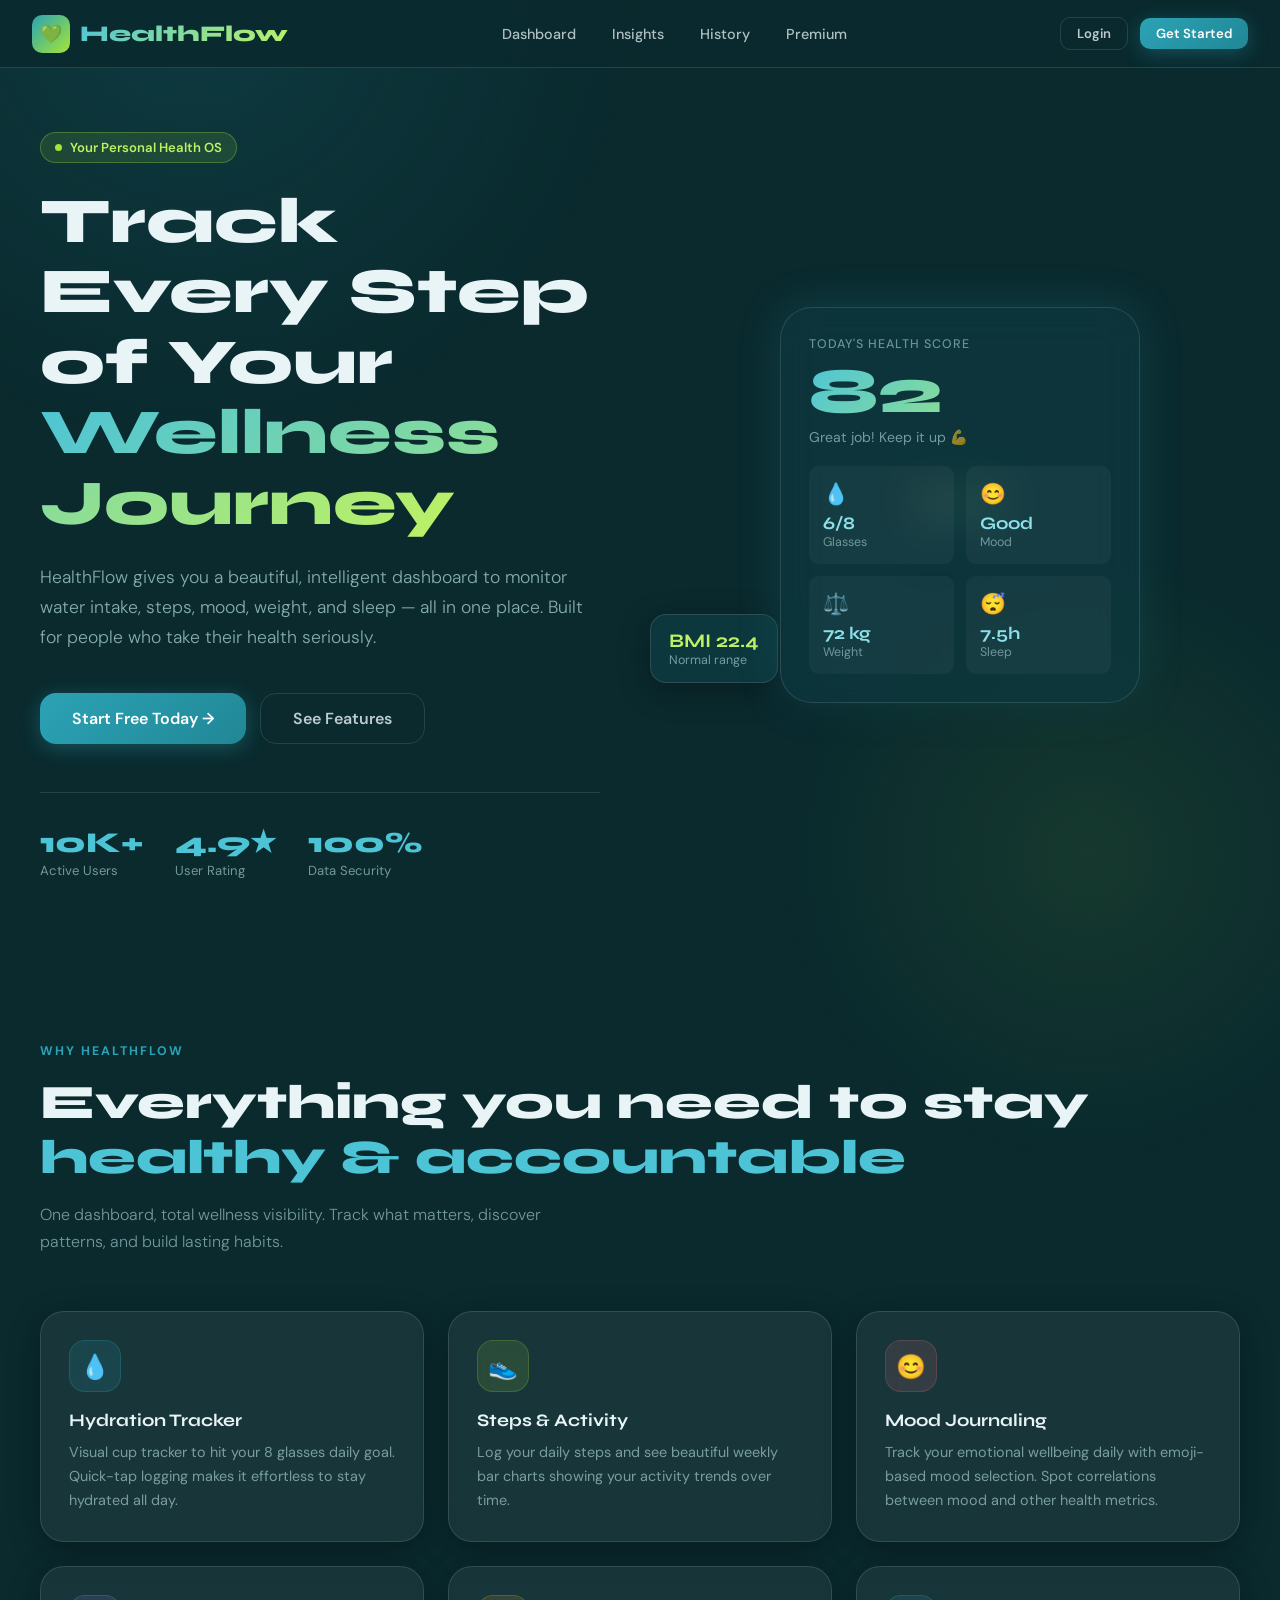
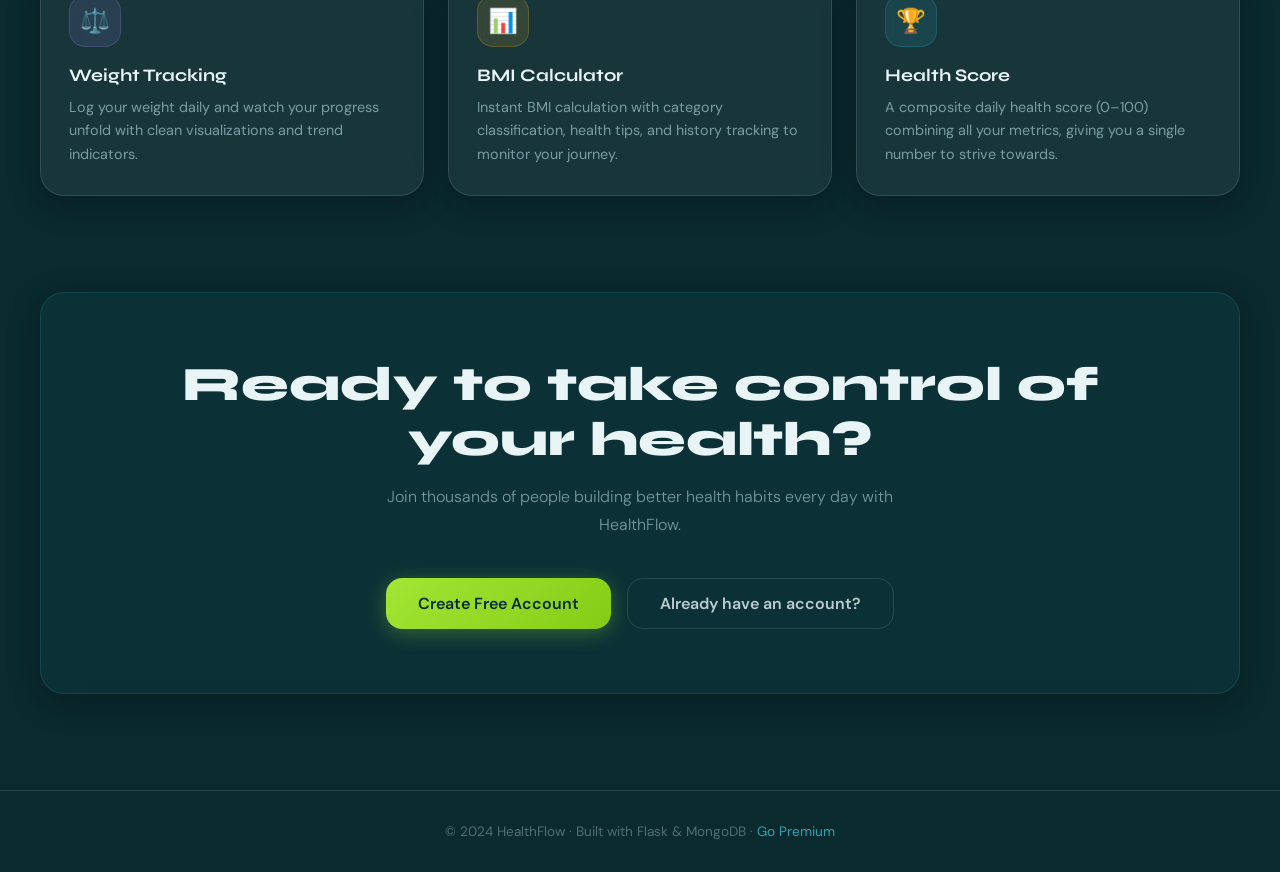
<file: frontend/index.html>
<!DOCTYPE html>
<html lang="en">

<head>
  <meta charset="UTF-8">
  <meta name="viewport" content="width=device-width, initial-scale=1.0">
  <title>HealthFlow — Track Your Wellness Journey</title>
  <link rel="stylesheet" href="css/style.css">
</head>

<body>

  <!-- NAVBAR -->
  <nav class="navbar">
    <a href="/index.html" class="nav-logo">
      <div class="nav-logo-icon">💚</div>
      <span class="nav-logo-text">HealthFlow</span>
    </a>
    <ul class="nav-links">
      <li><a href="/pages/dashboard.html">Dashboard</a></li>
      <li><a href="/pages/insights.html">Insights</a></li>
      <li><a href="/pages/history.html">History</a></li>
      <li><a href="/pages/premium.html">Premium</a></li>
    </ul>
    <div class="nav-actions"></div>
    <div class="hamburger">
      <span></span><span></span><span></span>
    </div>
  </nav>

  <!-- HERO -->
  <section class="hero">
    <div class="hero-content">
      <div class="hero-text animate-in">
        <div class="hero-badge">
          <span class="dot"></span>
          Your Personal Health OS
        </div>
        <h1 class="hero-title">
          Track Every Step of Your <span class="highlight">Wellness Journey</span>
        </h1>
        <p class="hero-sub">
          HealthFlow gives you a beautiful, intelligent dashboard to monitor water intake, steps, mood, weight, and
          sleep — all in one place. Built for people who take their health seriously.
        </p>
        <div class="hero-cta">
          <a href="/pages/register.html" class="btn btn-primary btn-lg">
            Start Free Today →
          </a>
          <a href="#features" class="btn btn-ghost btn-lg">See Features</a>
        </div>
        <div class="hero-stats">
          <div>
            <div class="hero-stat-num">10K+</div>
            <div class="hero-stat-label">Active Users</div>
          </div>
          <div>
            <div class="hero-stat-num">4.9★</div>
            <div class="hero-stat-label">User Rating</div>
          </div>
          <div>
            <div class="hero-stat-num">100%</div>
            <div class="hero-stat-label">Data Security</div>
          </div>
        </div>
      </div>

      <!-- Hero Visual -->
      <div class="hero-visual">
        <div class="float-card">
          <div class="float-card-val">🔥 8,432</div>
          <div class="float-card-label">Steps today</div>
        </div>
        <div class="hero-card-main glass animate-in delay-2">
          <div class="hero-card-label">Today's Health Score</div>
          <div class="hero-score">82</div>
          <div class="hero-score-sub">Great job! Keep it up 💪</div>
          <div class="hero-metrics">
            <div class="hero-metric">
              <div class="hero-metric-icon">💧</div>
              <div class="hero-metric-val">6/8</div>
              <div class="hero-metric-name">Glasses</div>
            </div>
            <div class="hero-metric">
              <div class="hero-metric-icon">😊</div>
              <div class="hero-metric-val">Good</div>
              <div class="hero-metric-name">Mood</div>
            </div>
            <div class="hero-metric">
              <div class="hero-metric-icon">⚖️</div>
              <div class="hero-metric-val">72 kg</div>
              <div class="hero-metric-name">Weight</div>
            </div>
            <div class="hero-metric">
              <div class="hero-metric-icon">😴</div>
              <div class="hero-metric-val">7.5h</div>
              <div class="hero-metric-name">Sleep</div>
            </div>
          </div>
        </div>
        <div class="float-card" style="bottom:20px;left:-30px;animation-delay:2s">
          <div class="float-card-val" style="color:var(--lime-300)">BMI 22.4</div>
          <div class="float-card-label">Normal range</div>
        </div>
      </div>
    </div>
  </section>

  <!-- FEATURES -->
  <section class="section" id="features">
    <div class="container">
      <span class="section-tag">Why HealthFlow</span>
      <h2 class="section-title">Everything you need to stay <br><span style="color:var(--teal-300)">healthy &
          accountable</span></h2>
      <p class="section-sub">One dashboard, total wellness visibility. Track what matters, discover patterns, and build
        lasting habits.</p>
      <div class="features-grid">
        <div class="feature-card glass animate-in delay-1">
          <div class="feature-icon teal">💧</div>
          <div class="feature-title">Hydration Tracker</div>
          <div class="feature-desc">Visual cup tracker to hit your 8 glasses daily goal. Quick-tap logging makes it
            effortless to stay hydrated all day.</div>
        </div>
        <div class="feature-card glass animate-in delay-2">
          <div class="feature-icon lime">👟</div>
          <div class="feature-title">Steps & Activity</div>
          <div class="feature-desc">Log your daily steps and see beautiful weekly bar charts showing your activity
            trends over time.</div>
        </div>
        <div class="feature-card glass animate-in delay-3">
          <div class="feature-icon coral">😊</div>
          <div class="feature-title">Mood Journaling</div>
          <div class="feature-desc">Track your emotional wellbeing daily with emoji-based mood selection. Spot
            correlations between mood and other health metrics.</div>
        </div>
        <div class="feature-card glass animate-in delay-1">
          <div class="feature-icon purple">⚖️</div>
          <div class="feature-title">Weight Tracking</div>
          <div class="feature-desc">Log your weight daily and watch your progress unfold with clean visualizations and
            trend indicators.</div>
        </div>
        <div class="feature-card glass animate-in delay-2">
          <div class="feature-icon amber">📊</div>
          <div class="feature-title">BMI Calculator</div>
          <div class="feature-desc">Instant BMI calculation with category classification, health tips, and history
            tracking to monitor your journey.</div>
        </div>
        <div class="feature-card glass animate-in delay-3">
          <div class="feature-icon teal">🏆</div>
          <div class="feature-title">Health Score</div>
          <div class="feature-desc">A composite daily health score (0–100) combining all your metrics, giving you a
            single number to strive towards.</div>
        </div>
      </div>
    </div>
  </section>

  <!-- CTA SECTION -->
  <section class="section" style="padding-top:0">
    <div class="container">
      <div class="glass"
        style="padding:4rem;text-align:center;background:rgba(43,163,181,0.06);border-color:rgba(43,163,181,0.2)">
        <h2 class="section-title" style="margin-bottom:1rem">Ready to take control of your health?</h2>
        <p class="section-sub" style="margin:0 auto 2.5rem;text-align:center">Join thousands of people building better
          health habits every day with HealthFlow.</p>
        <div style="display:flex;gap:16px;justify-content:center;flex-wrap:wrap">
          <a href="/pages/register.html" class="btn btn-lime btn-lg">Create Free Account</a>
          <a href="/pages/login.html" class="btn btn-ghost btn-lg">Already have an account?</a>
        </div>
      </div>
    </div>
  </section>

  <!-- FOOTER -->
  <footer
    style="border-top:1px solid var(--glass-border);padding:2rem;text-align:center;color:rgba(200,242,247,0.35);font-size:0.85rem;position:relative;z-index:1">
    © 2024 HealthFlow · Built with Flask & MongoDB ·
    <a href="/pages/premium.html" style="color:var(--teal-400);text-decoration:none">Go Premium</a>
  </footer>

  <script src="js/app.js"></script>
</body>

</html>
</file>
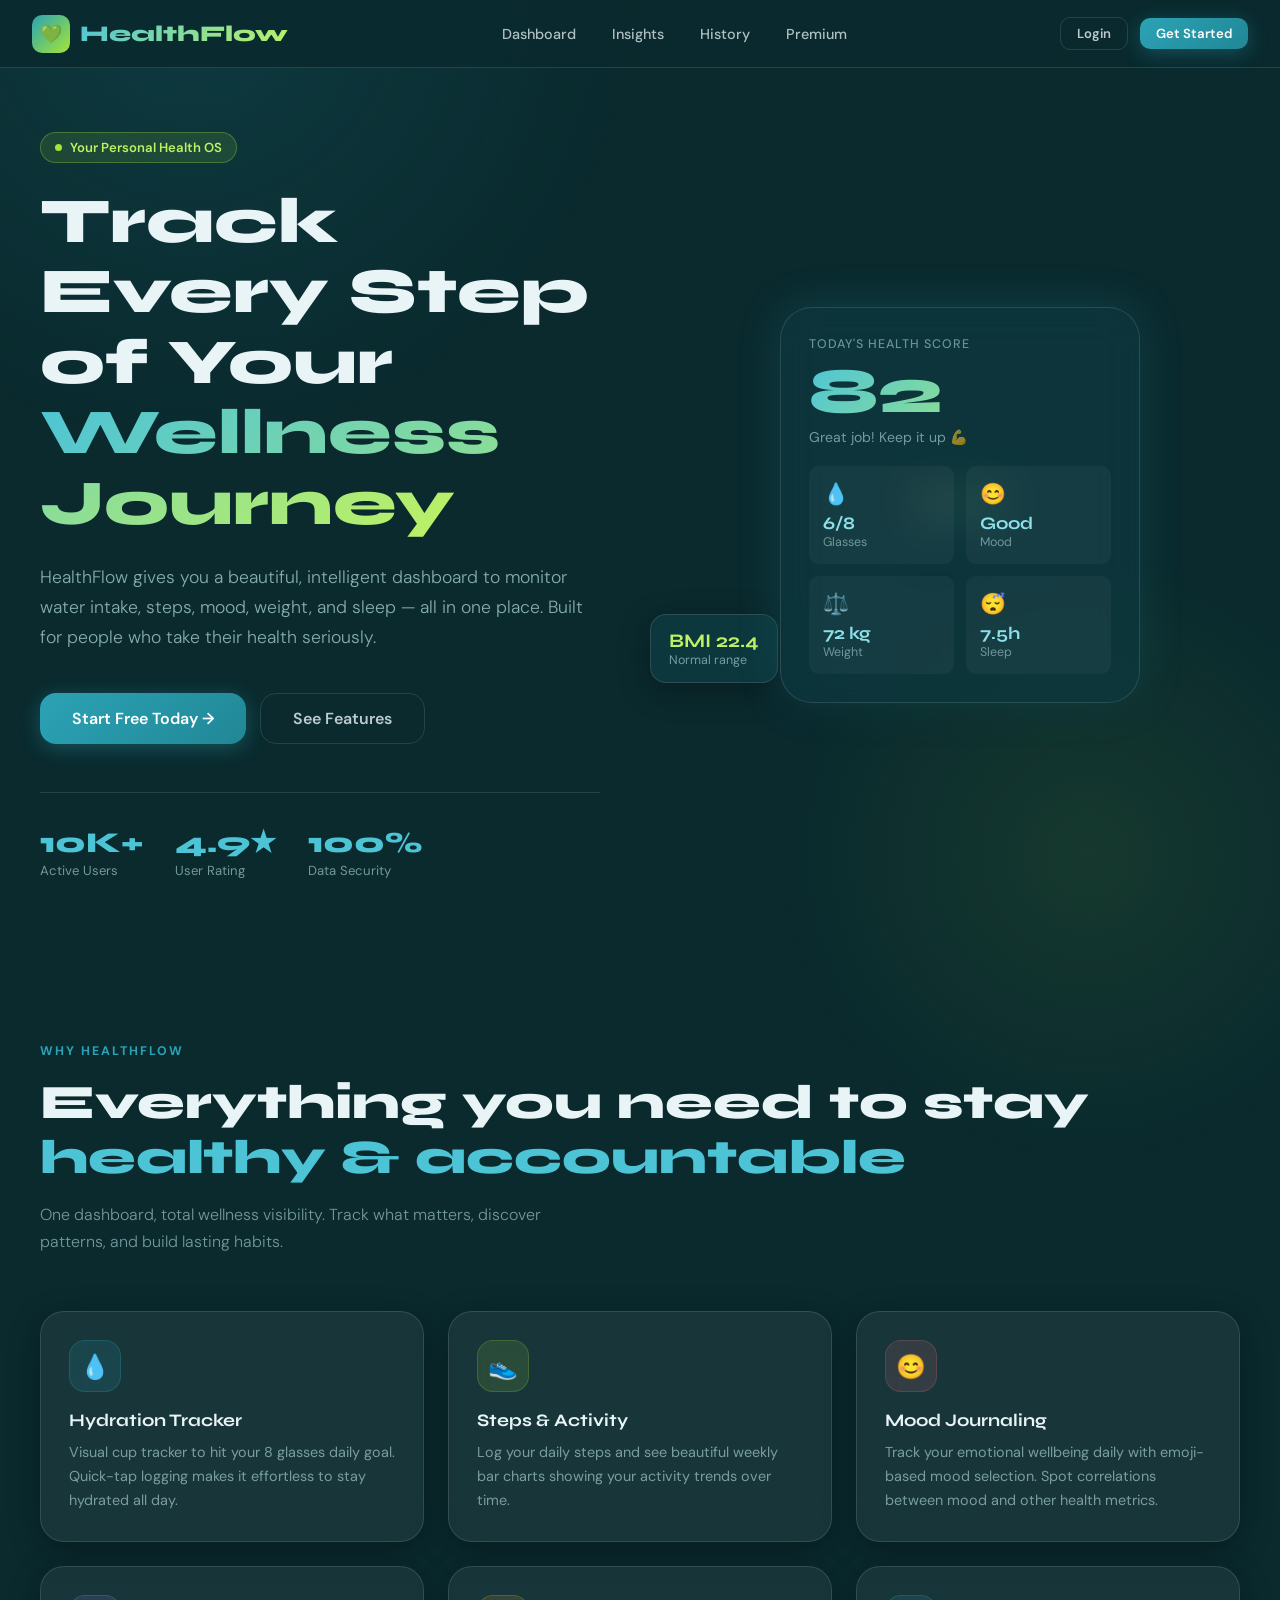
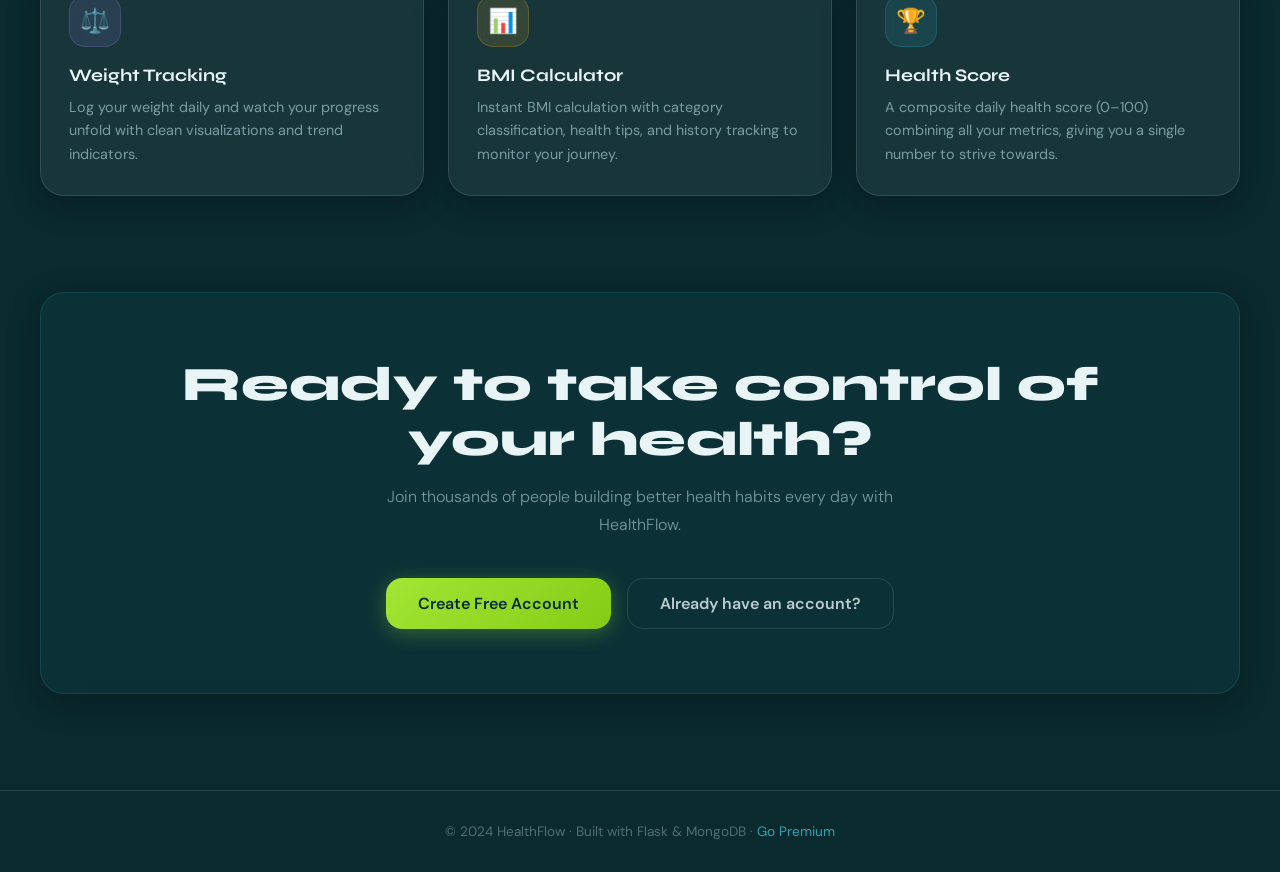
<file: frontend/main.html>
<!DOCTYPE html>
<html lang="en">

<head>
  <meta charset="UTF-8">
  <meta name="viewport" content="width=device-width, initial-scale=1.0">
  <title>HealthFlow — Track Your Wellness Journey</title>
  <link rel="stylesheet" href="css/style.css">
</head>

<body>

  <!-- NAVBAR -->
  <nav class="navbar">
    <a href="/frontend/index.html" class="nav-logo">
      <div class="nav-logo-icon">💚</div>
      <span class="nav-logo-text">HealthFlow</span>
    </a>
    <ul class="nav-links">
      <li><a href="/frontend/pages/dashboard.html">Dashboard</a></li>
      <li><a href="/frontend/pages/insights.html">Insights</a></li>
      <li><a href="/frontend/pages/history.html">History</a></li>
      <li><a href="/frontend/pages/premium.html">Premium</a></li>
    </ul>
    <div class="nav-actions"></div>
    <div class="hamburger">
      <span></span><span></span><span></span>
    </div>
  </nav>

  <!-- HERO -->
  <section class="hero">
    <div class="hero-content">
      <div class="hero-text animate-in">
        <div class="hero-badge">
          <span class="dot"></span>
          Your Personal Health OS
        </div>
        <h1 class="hero-title">
          Track Every Step of Your <span class="highlight">Wellness Journey</span>
        </h1>
        <p class="hero-sub">
          HealthFlow gives you a beautiful, intelligent dashboard to monitor water intake, steps, mood, weight, and
          sleep — all in one place. Built for people who take their health seriously.
        </p>
        <div class="hero-cta">
          <a href="/frontend/pages/register.html" class="btn btn-primary btn-lg">
            Start Free Today →
          </a>
          <a href="#features" class="btn btn-ghost btn-lg">See Features</a>
        </div>
        <div class="hero-stats">
          <div>
            <div class="hero-stat-num">10K+</div>
            <div class="hero-stat-label">Active Users</div>
          </div>
          <div>
            <div class="hero-stat-num">4.9★</div>
            <div class="hero-stat-label">User Rating</div>
          </div>
          <div>
            <div class="hero-stat-num">100%</div>
            <div class="hero-stat-label">Data Security</div>
          </div>
        </div>
      </div>

      <!-- Hero Visual -->
      <div class="hero-visual">
        <div class="float-card">
          <div class="float-card-val">🔥 8,432</div>
          <div class="float-card-label">Steps today</div>
        </div>
        <div class="hero-card-main glass animate-in delay-2">
          <div class="hero-card-label">Today's Health Score</div>
          <div class="hero-score">82</div>
          <div class="hero-score-sub">Great job! Keep it up 💪</div>
          <div class="hero-metrics">
            <div class="hero-metric">
              <div class="hero-metric-icon">💧</div>
              <div class="hero-metric-val">6/8</div>
              <div class="hero-metric-name">Glasses</div>
            </div>
            <div class="hero-metric">
              <div class="hero-metric-icon">😊</div>
              <div class="hero-metric-val">Good</div>
              <div class="hero-metric-name">Mood</div>
            </div>
            <div class="hero-metric">
              <div class="hero-metric-icon">⚖️</div>
              <div class="hero-metric-val">72 kg</div>
              <div class="hero-metric-name">Weight</div>
            </div>
            <div class="hero-metric">
              <div class="hero-metric-icon">😴</div>
              <div class="hero-metric-val">7.5h</div>
              <div class="hero-metric-name">Sleep</div>
            </div>
          </div>
        </div>
        <div class="float-card" style="bottom:20px;left:-30px;animation-delay:2s">
          <div class="float-card-val" style="color:var(--lime-300)">BMI 22.4</div>
          <div class="float-card-label">Normal range</div>
        </div>
      </div>
    </div>
  </section>

  <!-- FEATURES -->
  <section class="section" id="features">
    <div class="container">
      <span class="section-tag">Why HealthFlow</span>
      <h2 class="section-title">Everything you need to stay <br><span style="color:var(--teal-300)">healthy &
          accountable</span></h2>
      <p class="section-sub">One dashboard, total wellness visibility. Track what matters, discover patterns, and build
        lasting habits.</p>
      <div class="features-grid">
        <div class="feature-card glass animate-in delay-1">
          <div class="feature-icon teal">💧</div>
          <div class="feature-title">Hydration Tracker</div>
          <div class="feature-desc">Visual cup tracker to hit your 8 glasses daily goal. Quick-tap logging makes it
            effortless to stay hydrated all day.</div>
        </div>
        <div class="feature-card glass animate-in delay-2">
          <div class="feature-icon lime">👟</div>
          <div class="feature-title">Steps & Activity</div>
          <div class="feature-desc">Log your daily steps and see beautiful weekly bar charts showing your activity
            trends over time.</div>
        </div>
        <div class="feature-card glass animate-in delay-3">
          <div class="feature-icon coral">😊</div>
          <div class="feature-title">Mood Journaling</div>
          <div class="feature-desc">Track your emotional wellbeing daily with emoji-based mood selection. Spot
            correlations between mood and other health metrics.</div>
        </div>
        <div class="feature-card glass animate-in delay-1">
          <div class="feature-icon purple">⚖️</div>
          <div class="feature-title">Weight Tracking</div>
          <div class="feature-desc">Log your weight daily and watch your progress unfold with clean visualizations and
            trend indicators.</div>
        </div>
        <div class="feature-card glass animate-in delay-2">
          <div class="feature-icon amber">📊</div>
          <div class="feature-title">BMI Calculator</div>
          <div class="feature-desc">Instant BMI calculation with category classification, health tips, and history
            tracking to monitor your journey.</div>
        </div>
        <div class="feature-card glass animate-in delay-3">
          <div class="feature-icon teal">🏆</div>
          <div class="feature-title">Health Score</div>
          <div class="feature-desc">A composite daily health score (0–100) combining all your metrics, giving you a
            single number to strive towards.</div>
        </div>
      </div>
    </div>
  </section>

  <!-- CTA SECTION -->
  <section class="section" style="padding-top:0">
    <div class="container">
      <div class="glass"
        style="padding:4rem;text-align:center;background:rgba(43,163,181,0.06);border-color:rgba(43,163,181,0.2)">
        <h2 class="section-title" style="margin-bottom:1rem">Ready to take control of your health?</h2>
        <p class="section-sub" style="margin:0 auto 2.5rem;text-align:center">Join thousands of people building better
          health habits every day with HealthFlow.</p>
        <div style="display:flex;gap:16px;justify-content:center;flex-wrap:wrap">
          <a href="/frontend/pages/register.html" class="btn btn-lime btn-lg">Create Free Account</a>
          <a href="/frontend/pages/login.html" class="btn btn-ghost btn-lg">Already have an account?</a>
        </div>
      </div>
    </div>
  </section>

  <!-- FOOTER -->
  <footer
    style="border-top:1px solid var(--glass-border);padding:2rem;text-align:center;color:rgba(200,242,247,0.35);font-size:0.85rem;position:relative;z-index:1">
    © 2024 HealthFlow · Built with Flask & MongoDB ·
    <a href="/frontend/pages/premium.html" style="color:var(--teal-400);text-decoration:none">Go Premium</a>
  </footer>

  <script src="js/app.js"></script>
</body>

</html>
</file>
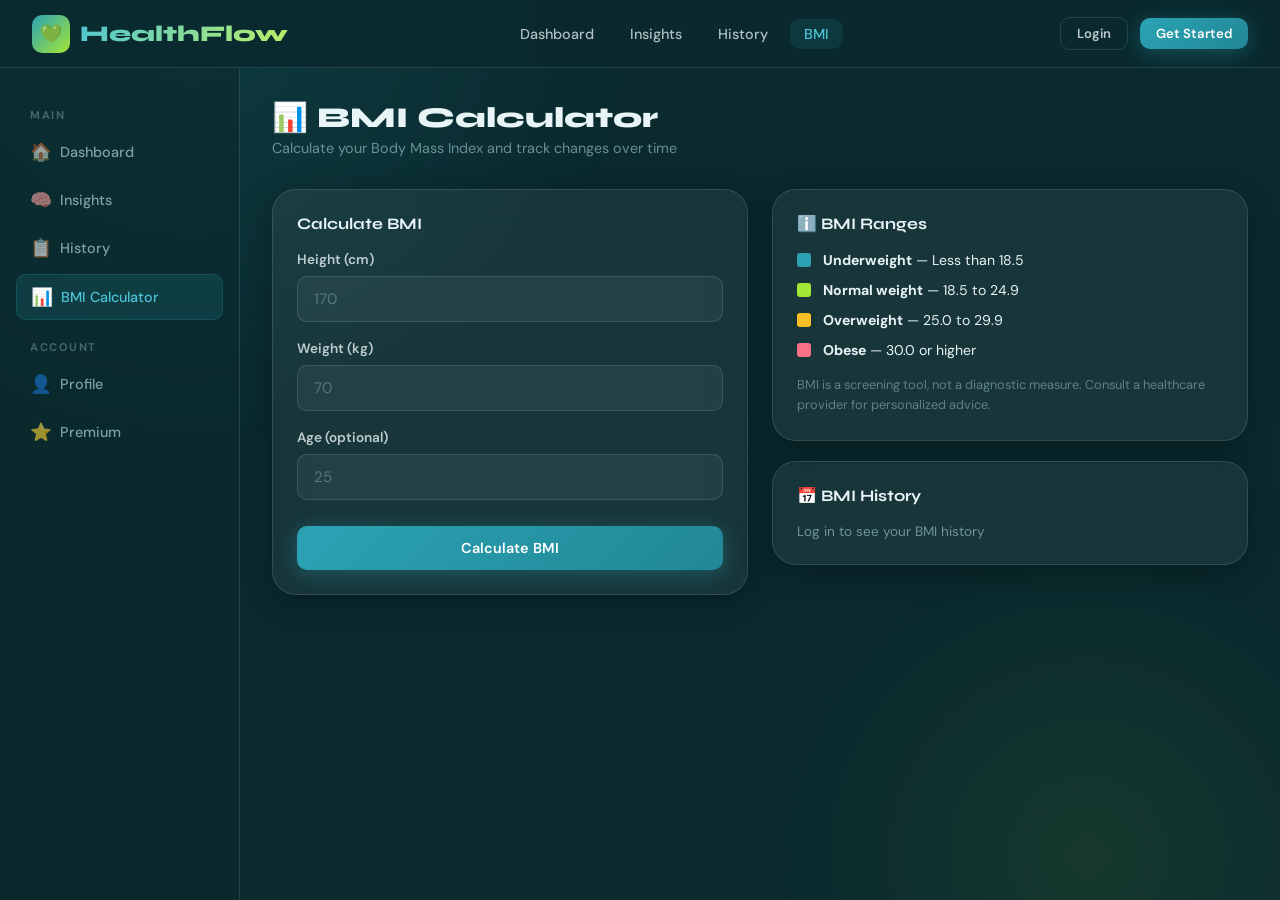
<file: frontend/pages/bmi.html>
<!DOCTYPE html>
<html lang="en">

<head>
  <meta charset="UTF-8">
  <meta name="viewport" content="width=device-width, initial-scale=1.0">
  <title>BMI Calculator — HealthFlow</title>
  <link rel="stylesheet" href="../css/style.css">
</head>

<body>
  <nav class="navbar">
    <a href="/index.html" class="nav-logo">
      <div class="nav-logo-icon">💚</div>
      <span class="nav-logo-text">HealthFlow</span>
    </a>
    <ul class="nav-links">
      <li><a href="/pages/dashboard.html">Dashboard</a></li>
      <li><a href="/pages/insights.html">Insights</a></li>
      <li><a href="/pages/history.html">History</a></li>
      <li><a href="/pages/bmi.html" class="active">BMI</a></li>
    </ul>
    <div class="nav-actions"></div>
    <div class="hamburger"><span></span><span></span><span></span></div>
  </nav>

  <div class="dashboard-layout">
    <aside class="sidebar">
      <ul class="sidebar-nav">
        <div class="sidebar-section-label">Main</div>
        <li><a href="/pages/dashboard.html"><span class="icon">🏠</span> Dashboard</a></li>
        <li><a href="/pages/insights.html"><span class="icon">🧠</span> Insights</a></li>
        <li><a href="/pages/history.html"><span class="icon">📋</span> History</a></li>
        <li><a href="/pages/bmi.html" class="active"><span class="icon">📊</span> BMI Calculator</a></li>
        <div class="sidebar-section-label">Account</div>
        <li><a href="/pages/profile.html"><span class="icon">👤</span> Profile</a></li>
        <li><a href="/pages/premium.html"><span class="icon">⭐</span> Premium</a></li>
      </ul>
    </aside>

    <main class="main-content">
      <div class="page-header">
        <h1 class="page-title">📊 BMI Calculator</h1>
        <p class="page-subtitle">Calculate your Body Mass Index and track changes over time</p>
      </div>

      <div class="bmi-layout">
        <!-- Calculator -->
        <div class="section-card glass animate-in">
          <div class="card-title">Calculate BMI</div>
          <div class="form-group">
            <label class="form-label">Height (cm)</label>
            <input type="number" class="form-input" id="heightInput" placeholder="170" min="100" max="250">
          </div>
          <div class="form-group">
            <label class="form-label">Weight (kg)</label>
            <input type="number" class="form-input" id="weightInput" placeholder="70" min="30" max="300" step="0.1">
          </div>
          <div class="form-group">
            <label class="form-label">Age (optional)</label>
            <input type="number" class="form-input" id="ageInput" placeholder="25" min="10" max="120">
          </div>

          <button class="btn btn-primary w-full" id="calcBtn" style="height:44px;margin-top:8px">
            Calculate BMI
          </button>

          <!-- Result -->
          <div id="bmiResult" class="hidden"
            style="margin-top:24px;padding-top:24px;border-top:1px solid var(--glass-border)">
            <div class="bmi-result-display">
              <div
                style="font-size:0.82rem;color:rgba(200,242,247,0.5);font-weight:600;text-transform:uppercase;letter-spacing:1px">
                Your BMI</div>
              <div class="bmi-number" id="bmiValue">—</div>
              <div class="bmi-category" id="bmiCategory"></div>
            </div>
            <div class="bmi-scale">
              <div class="bmi-scale-seg underweight"></div>
              <div class="bmi-scale-seg normal"></div>
              <div class="bmi-scale-seg overweight"></div>
              <div class="bmi-scale-seg obese"></div>
            </div>
            <div class="bmi-scale-labels">
              <span>Underweight<br>&lt;18.5</span>
              <span>Normal<br>18.5–24.9</span>
              <span>Overweight<br>25–29.9</span>
              <span>Obese<br>≥30</span>
            </div>
            <div id="bmiTip"
              style="margin-top:20px;padding:16px;background:rgba(255,255,255,0.04);border-radius:12px;font-size:0.88rem;line-height:1.6;color:rgba(200,242,247,0.7)">
            </div>
            <button class="btn btn-ghost w-full hidden" id="saveBmiBtn"
              style="height:40px;margin-top:14px;font-size:0.88rem">
              💾 Save to History
            </button>
          </div>
        </div>

        <!-- Info + History -->
        <div style="display:flex;flex-direction:column;gap:20px">
          <!-- BMI Info -->
          <div class="section-card glass animate-in delay-1">
            <div class="card-title">ℹ️ BMI Ranges</div>
            <div style="display:flex;flex-direction:column;gap:12px">
              <div style="display:flex;align-items:center;gap:12px;font-size:0.88rem">
                <div style="width:14px;height:14px;border-radius:3px;background:var(--teal-400);flex-shrink:0"></div>
                <span><strong>Underweight</strong> — Less than 18.5</span>
              </div>
              <div style="display:flex;align-items:center;gap:12px;font-size:0.88rem">
                <div style="width:14px;height:14px;border-radius:3px;background:var(--lime-400);flex-shrink:0"></div>
                <span><strong>Normal weight</strong> — 18.5 to 24.9</span>
              </div>
              <div style="display:flex;align-items:center;gap:12px;font-size:0.88rem">
                <div style="width:14px;height:14px;border-radius:3px;background:var(--amber-400);flex-shrink:0"></div>
                <span><strong>Overweight</strong> — 25.0 to 29.9</span>
              </div>
              <div style="display:flex;align-items:center;gap:12px;font-size:0.88rem">
                <div style="width:14px;height:14px;border-radius:3px;background:var(--coral-400);flex-shrink:0"></div>
                <span><strong>Obese</strong> — 30.0 or higher</span>
              </div>
            </div>
            <p style="margin-top:16px;font-size:0.8rem;color:rgba(200,242,247,0.4);line-height:1.6">
              BMI is a screening tool, not a diagnostic measure. Consult a healthcare provider for personalized advice.
            </p>
          </div>

          <!-- History -->
          <div class="section-card glass animate-in delay-2">
            <div class="card-title">📅 BMI History</div>
            <div class="bmi-history-list" id="bmiHistory">
              <div class="text-muted" style="font-size:0.85rem">
                <span id="historyMsg">Log in to see your BMI history</span>
              </div>
            </div>
          </div>
        </div>
      </div>
    </main>
  </div>

  <script src="../js/app.js"></script>
  <script>
    // Pre-fill from profile if logged in
    const user = Auth.getUser();

    const bmiTips = {
      Underweight: '💡 Your BMI suggests you may be underweight. Consider consulting a nutritionist to develop a healthy weight gain plan with nutrient-rich foods.',
      'Normal weight': '✅ Great job! Your BMI is in the healthy range. Maintain your current lifestyle with balanced nutrition and regular exercise.',
      Overweight: '💡 Your BMI indicates you may be overweight. Small changes like 30 min daily walks and mindful eating can make a significant difference.',
      Obese: '⚠️ Your BMI suggests obesity, which may carry health risks. Consider speaking with your doctor about a personalized plan for healthy weight management.',
    };

    document.getElementById('calcBtn').addEventListener('click', async () => {
      const h = +document.getElementById('heightInput').value;
      const w = +document.getElementById('weightInput').value;
      if (!h || !w || h < 100 || h > 250 || w < 30 || w > 300) {
        showToast('Please enter valid height (100–250 cm) and weight (30–300 kg)', 'error');
        return;
      }
      const bmi = calcBMI(w, h);
      const cat = getBMICategory(bmi);

      document.getElementById('bmiValue').textContent = bmi;
      document.getElementById('bmiValue').style.color = cat.color;
      const catEl = document.getElementById('bmiCategory');
      catEl.textContent = cat.label;
      catEl.style.color = cat.color;
      catEl.style.background = cat.bg;
      catEl.style.border = `1px solid ${cat.color}30`;
      document.getElementById('bmiTip').textContent = bmiTips[cat.label] || '';
      document.getElementById('bmiResult').classList.remove('hidden');

      if (Auth.isLoggedIn()) {
        document.getElementById('saveBmiBtn').classList.remove('hidden');
      }
    });

    document.getElementById('saveBmiBtn')?.addEventListener('click', async () => {
      const bmi = +document.getElementById('bmiValue').textContent;
      const height = +document.getElementById('heightInput').value;
      const weight = +document.getElementById('weightInput').value;
      const { ok, data } = await api.post('/save-bmi', { bmi, height, weight });
      if (ok) {
        showToast('BMI saved to history! 📊', 'success');
        loadHistory();
      } else {
        showToast(data.error || 'Failed to save', 'error');
      }
    });

    async function loadHistory() {
      if (!Auth.isLoggedIn()) return;
      document.getElementById('historyMsg')?.remove();
      const { ok, data } = await api.get('/get-health');
      if (ok && data.logs) {
        const logsWithBmi = data.logs.filter(l => l.bmi);
        const container = document.getElementById('bmiHistory');
        if (!logsWithBmi.length) {
          container.innerHTML = '<div class="text-muted" style="font-size:0.85rem">No BMI history yet. Calculate and save above!</div>';
          return;
        }
        container.innerHTML = logsWithBmi.slice(0, 6).map(log => {
          const cat = getBMICategory(log.bmi);
          return `<div class="bmi-history-item">
          <span style="color:rgba(200,242,247,0.5)">${fmt.date(log.createdAt || log.date)}</span>
          <strong style="color:${cat.color}">${log.bmi}</strong>
          <span style="font-size:0.78rem;color:${cat.color}">${cat.label}</span>
        </div>`;
        }).join('');
      }
    }

    // Pre-fill from user profile
    if (user) {
      // Attempt to get fresh user data
      api.get('/profile').then(({ ok, data }) => {
        if (ok && data.user) {
          if (data.user.height) document.getElementById('heightInput').value = data.user.height;
          if (data.user.weight) document.getElementById('weightInput').value = data.user.weight;
          if (data.user.age) document.getElementById('ageInput').value = data.user.age;
        }
      });
      loadHistory();
    }
  </script>
</body>

</html>
</file>
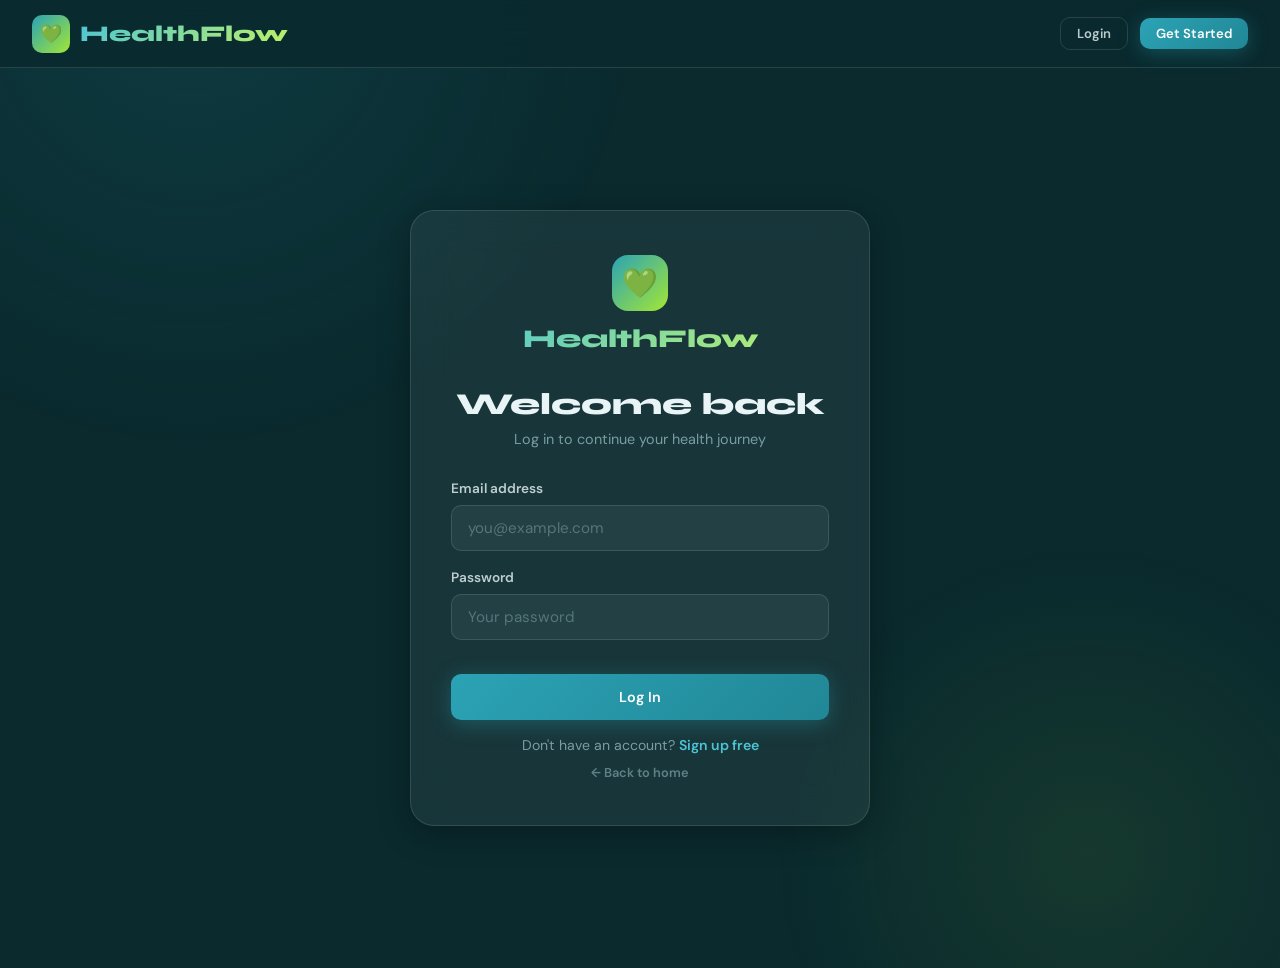
<file: frontend/pages/login.html>
<!DOCTYPE html>
<html lang="en">

<head>
  <meta charset="UTF-8">
  <meta name="viewport" content="width=device-width, initial-scale=1.0">
  <title>Login — HealthFlow</title>
  <link rel="stylesheet" href="../css/style.css">
</head>

<body>
  <nav class="navbar">
    <a href="/index.html" class="nav-logo">
      <div class="nav-logo-icon">💚</div>
      <span class="nav-logo-text">HealthFlow</span>
    </a>
    <ul class="nav-links"></ul>
    <div class="nav-actions"></div>
  </nav>

  <div class="auth-page">
    <div class="glass auth-card animate-in">
      <div class="auth-logo">
        <div
          style="width:56px;height:56px;background:linear-gradient(135deg,var(--teal-400),var(--lime-400));border-radius:16px;display:flex;align-items:center;justify-content:center;font-size:1.8rem;margin:0 auto 12px">
          💚</div>
        <div class="nav-logo-text"
          style="font-size:1.6rem;-webkit-text-fill-color:unset;background:none;color:inherit;display:block;text-align:center;font-family:var(--font-display);font-weight:800;background:linear-gradient(135deg,var(--teal-300),var(--lime-300));-webkit-background-clip:text;-webkit-text-fill-color:transparent;background-clip:text">
          HealthFlow</div>
      </div>
      <h1 class="auth-title">Welcome back</h1>
      <p class="auth-sub">Log in to continue your health journey</p>

      <div class="form-error" id="errorMsg"></div>
      <div class="form-success" id="successMsg"></div>

      <div class="form-group">
        <label class="form-label">Email address</label>
        <input type="email" class="form-input" id="email" placeholder="you@example.com" autocomplete="email">
      </div>
      <div class="form-group">
        <label class="form-label">Password</label>
        <input type="password" class="form-input" id="password" placeholder="Your password"
          autocomplete="current-password">
      </div>

      <button class="btn btn-primary w-full mt-2" id="loginBtn" style="height:46px">
        <span id="btnText">Log In</span>
        <span class="loader hidden" id="btnLoader"></span>
      </button>

      <div class="auth-link mt-2">
        Don't have an account? <a href="/pages/register.html">Sign up free</a>
      </div>
      <div class="auth-link" style="margin-top:10px;font-size:0.8rem">
        <a href="/index.html" style="color:rgba(200,242,247,0.4)">← Back to home</a>
      </div>
    </div>
  </div>

  <script src="../js/app.js"></script>
  <script>
    // Redirect if already logged in
    if (Auth.isLoggedIn()) window.location.href = '/pages/dashboard.html';

    const loginBtn = document.getElementById('loginBtn');
    const errorMsg = document.getElementById('errorMsg');
    const successMsg = document.getElementById('successMsg');

    function showError(msg) {
      errorMsg.textContent = msg;
      errorMsg.classList.add('show');
      successMsg.classList.remove('show');
    }
    function showSuccess(msg) {
      successMsg.textContent = msg;
      successMsg.classList.add('show');
      errorMsg.classList.remove('show');
    }
    function setLoading(on) {
      document.getElementById('btnText').classList.toggle('hidden', on);
      document.getElementById('btnLoader').classList.toggle('hidden', !on);
      loginBtn.disabled = on;
    }

    async function doLogin() {
      const email = document.getElementById('email').value.trim();
      const password = document.getElementById('password').value;
      errorMsg.classList.remove('show');

      if (!email || !password) return showError('Please fill in all fields.');
      if (!/^[^\s@]+@[^\s@]+\.[^\s@]+$/.test(email)) return showError('Please enter a valid email.');

      setLoading(true);
      const { ok, data } = await api.post('/login', { email, password });
      setLoading(false);

      if (ok) {
        Auth.setUser(data.user, data.token);
        showSuccess('Login successful! Redirecting...');
        setTimeout(() => window.location.href = '/pages/dashboard.html', 900);
      } else {
        showError(data.error || 'Login failed. Please try again.');
      }
    }

    loginBtn.addEventListener('click', doLogin);
    document.addEventListener('keydown', e => { if (e.key === 'Enter') doLogin(); });
  </script>
</body>

</html>
</file>
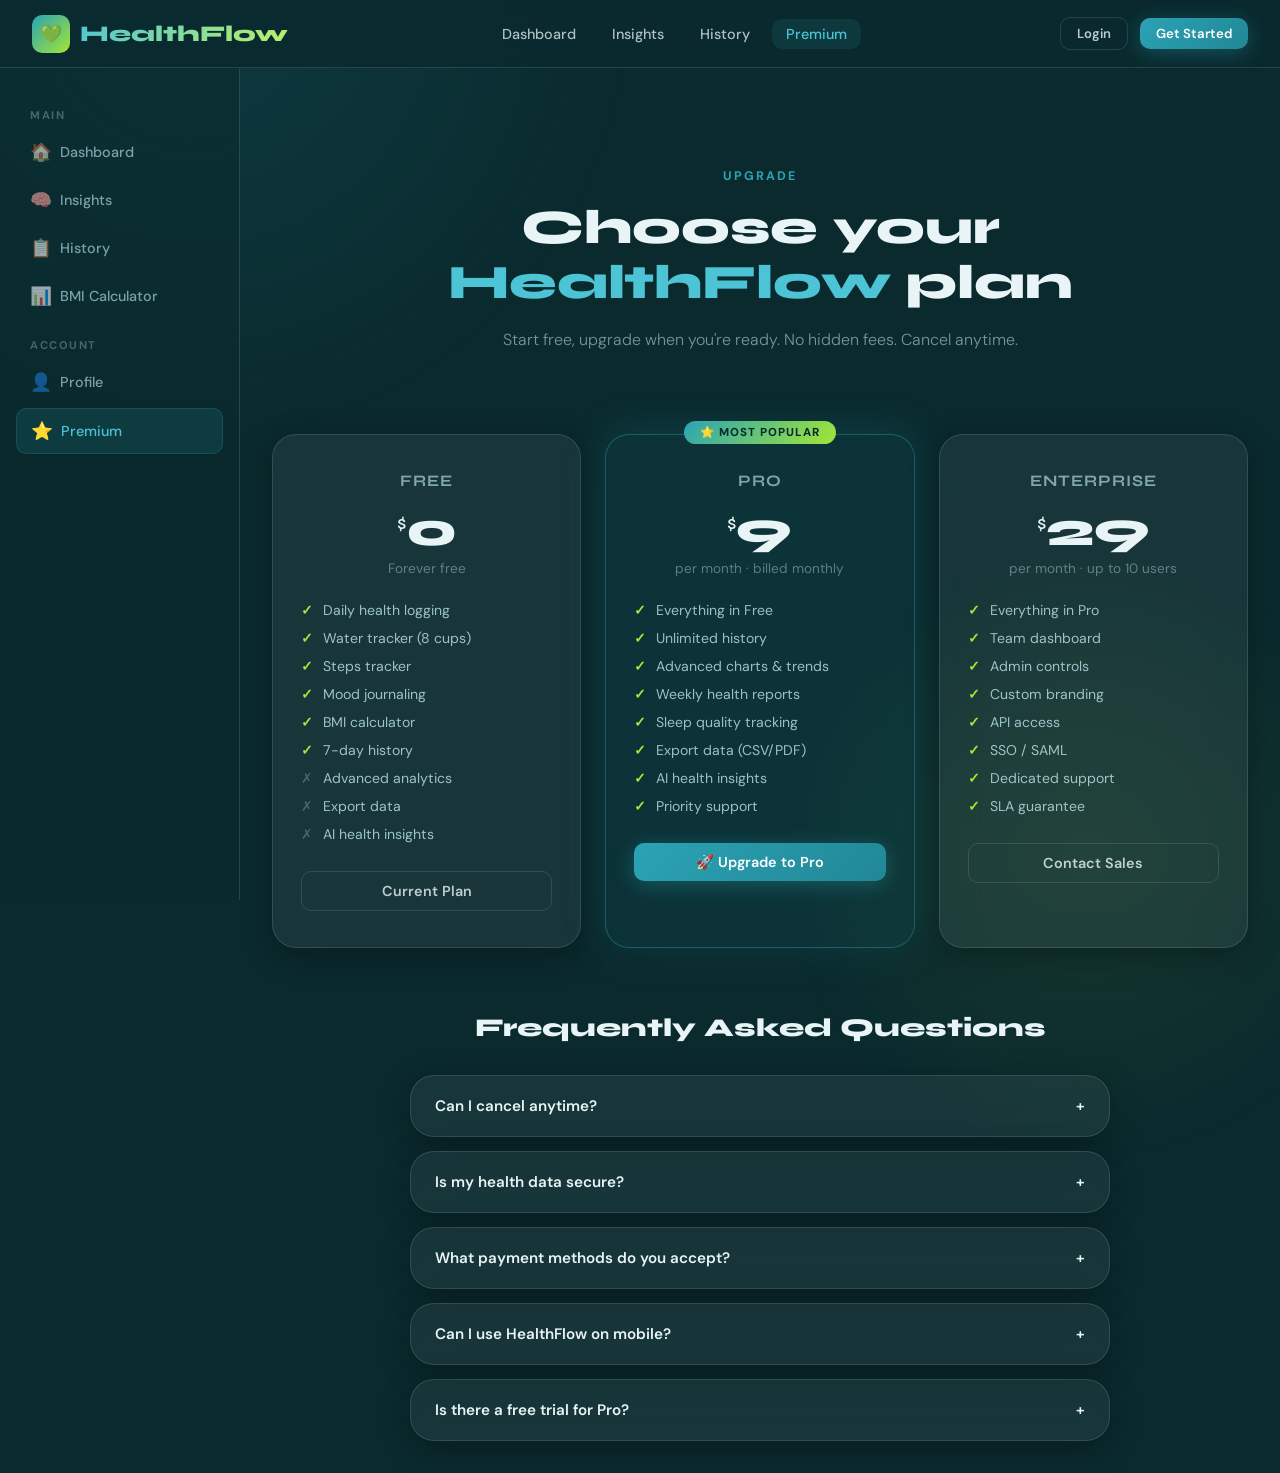
<file: frontend/pages/premium.html>
<!DOCTYPE html>
<html lang="en">

<head>
  <meta charset="UTF-8">
  <meta name="viewport" content="width=device-width, initial-scale=1.0">
  <title>Premium — HealthFlow</title>
  <link rel="stylesheet" href="../css/style.css">
</head>

<body>
  <nav class="navbar">
    <a href="/index.html" class="nav-logo">
      <div class="nav-logo-icon">💚</div>
      <span class="nav-logo-text">HealthFlow</span>
    </a>
    <ul class="nav-links">
      <li><a href="/pages/dashboard.html">Dashboard</a></li>
      <li><a href="/pages/insights.html">Insights</a></li>
      <li><a href="/pages/history.html">History</a></li>
      <li><a href="/pages/premium.html" class="active">Premium</a></li>
    </ul>
    <div class="nav-actions"></div>
    <div class="hamburger"><span></span><span></span><span></span></div>
  </nav>

  <div class="dashboard-layout">
    <aside class="sidebar">
      <ul class="sidebar-nav">
        <div class="sidebar-section-label">Main</div>
        <li><a href="/pages/dashboard.html"><span class="icon">🏠</span> Dashboard</a></li>
        <li><a href="/pages/insights.html"><span class="icon">🧠</span> Insights</a></li>
        <li><a href="/pages/history.html"><span class="icon">📋</span> History</a></li>
        <li><a href="/pages/bmi.html"><span class="icon">📊</span> BMI Calculator</a></li>
        <div class="sidebar-section-label">Account</div>
        <li><a href="/pages/profile.html"><span class="icon">👤</span> Profile</a></li>
        <li><a href="/pages/premium.html" class="active"><span class="icon">⭐</span> Premium</a></li>
      </ul>
    </aside>

    <main class="main-content">
      <div class="premium-header">
        <span class="section-tag">Upgrade</span>
        <h1 class="section-title">Choose your <span style="color:var(--teal-300)">HealthFlow</span> plan</h1>
        <p class="section-sub" style="margin:0 auto;text-align:center">Start free, upgrade when you're ready. No hidden
          fees. Cancel anytime.</p>
      </div>

      <div class="premium-grid" style="margin-top:3rem">
        <!-- Free -->
        <div class="plan-card glass animate-in delay-1">
          <div class="plan-name">Free</div>
          <div class="plan-price"><span>$</span>0</div>
          <div class="plan-period">Forever free</div>
          <ul class="plan-features">
            <li><span class="check">✓</span> Daily health logging</li>
            <li><span class="check">✓</span> Water tracker (8 cups)</li>
            <li><span class="check">✓</span> Steps tracker</li>
            <li><span class="check">✓</span> Mood journaling</li>
            <li><span class="check">✓</span> BMI calculator</li>
            <li><span class="check">✓</span> 7-day history</li>
            <li><span class="x">✗</span> Advanced analytics</li>
            <li><span class="x">✗</span> Export data</li>
            <li><span class="x">✗</span> AI health insights</li>
          </ul>
          <button class="btn btn-ghost w-full" onclick="showToast('You\'re on the Free plan', 'info')">Current
            Plan</button>
        </div>

        <!-- Pro — Featured -->
        <div class="plan-card glass featured animate-in delay-2">
          <div class="plan-badge">⭐ Most Popular</div>
          <div class="plan-name">Pro</div>
          <div class="plan-price"><span>$</span>9</div>
          <div class="plan-period">per month · billed monthly</div>
          <ul class="plan-features">
            <li><span class="check">✓</span> Everything in Free</li>
            <li><span class="check">✓</span> Unlimited history</li>
            <li><span class="check">✓</span> Advanced charts & trends</li>
            <li><span class="check">✓</span> Weekly health reports</li>
            <li><span class="check">✓</span> Sleep quality tracking</li>
            <li><span class="check">✓</span> Export data (CSV/PDF)</li>
            <li><span class="check">✓</span> AI health insights</li>
            <li><span class="check">✓</span> Priority support</li>
          </ul>
          <button class="btn btn-primary w-full" onclick="handleUpgrade('pro')">
            🚀 Upgrade to Pro
          </button>
        </div>

        <!-- Team -->
        <div class="plan-card glass animate-in delay-3">
          <div class="plan-name">Enterprise</div>
          <div class="plan-price"><span>$</span>29</div>
          <div class="plan-period">per month · up to 10 users</div>
          <ul class="plan-features">
            <li><span class="check">✓</span> Everything in Pro</li>
            <li><span class="check">✓</span> Team dashboard</li>
            <li><span class="check">✓</span> Admin controls</li>
            <li><span class="check">✓</span> Custom branding</li>
            <li><span class="check">✓</span> API access</li>
            <li><span class="check">✓</span> SSO / SAML</li>
            <li><span class="check">✓</span> Dedicated support</li>
            <li><span class="check">✓</span> SLA guarantee</li>
          </ul>
          <button class="btn btn-ghost w-full" onclick="showToast('Contact sales@healthflow.app', 'info', 5000)">
            Contact Sales
          </button>
        </div>
      </div>

      <!-- FAQ -->
      <div class="container" style="max-width:700px;margin:4rem auto 0">
        <h2
          style="font-family:var(--font-display);font-size:1.6rem;font-weight:800;text-align:center;margin-bottom:2rem">
          Frequently Asked Questions</h2>
        <div style="display:flex;flex-direction:column;gap:14px" id="faqList">
          <!-- rendered by JS -->
        </div>
      </div>
    </main>
  </div>

  <script src="../js/app.js"></script>
  <script>
    const faqs = [
      { q: 'Can I cancel anytime?', a: 'Yes! You can cancel your subscription at any time. You\'ll continue to have access until the end of your billing period.' },
      { q: 'Is my health data secure?', a: 'Absolutely. Your data is encrypted at rest and in transit. We never sell your personal health data to third parties.' },
      { q: 'What payment methods do you accept?', a: 'We accept all major credit and debit cards (Visa, Mastercard, AMEX) as well as UPI and net banking for Indian users.' },
      { q: 'Can I use HealthFlow on mobile?', a: 'HealthFlow is fully mobile-responsive and works great on all devices. A dedicated mobile app is coming soon!' },
      { q: 'Is there a free trial for Pro?', a: 'Yes! New users get a 14-day free trial of HealthFlow Pro. No credit card required.' },
    ];

    document.getElementById('faqList').innerHTML = faqs.map(f => `
    <div class="glass" style="padding:20px 24px;cursor:pointer" onclick="this.querySelector('.faq-answer').classList.toggle('hidden')">
      <div style="display:flex;justify-content:space-between;align-items:center;font-weight:600;font-size:0.95rem">
        ${f.q} <span>+</span>
      </div>
      <div class="faq-answer hidden" style="margin-top:12px;color:rgba(200,242,247,0.6);font-size:0.88rem;line-height:1.65">${f.a}</div>
    </div>`).join('');

    function handleUpgrade(plan) {
      if (!Auth.isLoggedIn()) {
        showToast('Please login to upgrade', 'error');
        setTimeout(() => window.location.href = '/pages/login.html', 1000);
        return;
      }
      // In a real app, this would redirect to Stripe/payment
      showToast('🎉 Payment integration coming soon! This is a UI demo.', 'info', 5000);
    }
  </script>
</body>

</html>
</file>
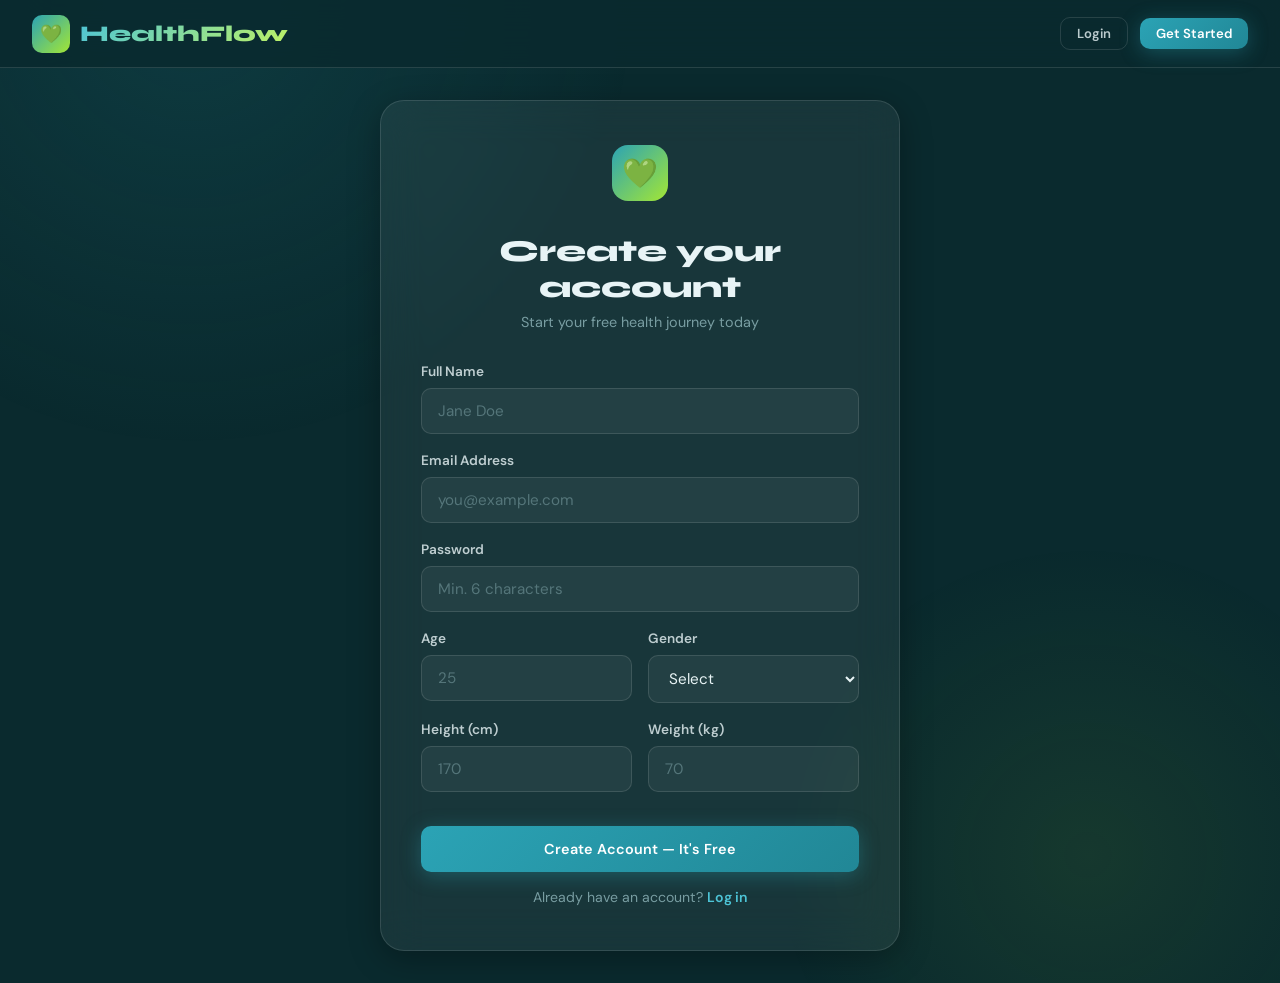
<file: frontend/pages/register.html>
<!DOCTYPE html>
<html lang="en">

<head>
  <meta charset="UTF-8">
  <meta name="viewport" content="width=device-width, initial-scale=1.0">
  <title>Sign Up — HealthFlow</title>
  <link rel="stylesheet" href="../css/style.css">
</head>

<body>
  <nav class="navbar">
    <a href="/index.html" class="nav-logo">
      <div class="nav-logo-icon">💚</div>
      <span class="nav-logo-text">HealthFlow</span>
    </a>
    <ul class="nav-links"></ul>
    <div class="nav-actions"></div>
  </nav>

  <div class="auth-page">
    <div class="glass auth-card animate-in" style="max-width:520px">
      <div class="auth-logo">
        <div
          style="width:56px;height:56px;background:linear-gradient(135deg,var(--teal-400),var(--lime-400));border-radius:16px;display:flex;align-items:center;justify-content:center;font-size:1.8rem;margin:0 auto 12px">
          💚</div>
      </div>
      <h1 class="auth-title">Create your account</h1>
      <p class="auth-sub">Start your free health journey today</p>

      <div class="form-error" id="errorMsg"></div>
      <div class="form-success" id="successMsg"></div>

      <div class="form-group">
        <label class="form-label">Full Name</label>
        <input type="text" class="form-input" id="name" placeholder="Jane Doe" autocomplete="name">
      </div>
      <div class="form-group">
        <label class="form-label">Email Address</label>
        <input type="email" class="form-input" id="email" placeholder="you@example.com" autocomplete="email">
      </div>
      <div class="form-group">
        <label class="form-label">Password</label>
        <input type="password" class="form-input" id="password" placeholder="Min. 6 characters"
          autocomplete="new-password">
      </div>
      <div class="form-row">
        <div class="form-group">
          <label class="form-label">Age</label>
          <input type="number" class="form-input" id="age" placeholder="25" min="10" max="120">
        </div>
        <div class="form-group">
          <label class="form-label">Gender</label>
          <select class="form-input" id="gender">
            <option value="">Select</option>
            <option value="male">Male</option>
            <option value="female">Female</option>
            <option value="other">Other</option>
          </select>
        </div>
      </div>
      <div class="form-row">
        <div class="form-group">
          <label class="form-label">Height (cm)</label>
          <input type="number" class="form-input" id="height" placeholder="170" min="100" max="250">
        </div>
        <div class="form-group">
          <label class="form-label">Weight (kg)</label>
          <input type="number" class="form-input" id="weight" placeholder="70" min="30" max="300" step="0.1">
        </div>
      </div>

      <button class="btn btn-primary w-full mt-2" id="registerBtn" style="height:46px">
        <span id="btnText">Create Account — It's Free</span>
        <span class="loader hidden" id="btnLoader"></span>
      </button>

      <div class="auth-link mt-2">
        Already have an account? <a href="/pages/login.html">Log in</a>
      </div>
    </div>
  </div>

  <script src="../js/app.js"></script>
  <script>
    if (Auth.isLoggedIn()) window.location.href = '/pages/dashboard.html';

    const errorMsg = document.getElementById('errorMsg');
    const successMsg = document.getElementById('successMsg');

    function showError(msg) {
      errorMsg.textContent = msg;
      errorMsg.classList.add('show');
      successMsg.classList.remove('show');
    }
    function showSuccess(msg) {
      successMsg.textContent = msg;
      successMsg.classList.add('show');
      errorMsg.classList.remove('show');
    }
    function setLoading(on) {
      document.getElementById('btnText').classList.toggle('hidden', on);
      document.getElementById('btnLoader').classList.toggle('hidden', !on);
      document.getElementById('registerBtn').disabled = on;
    }

    async function doRegister() {
      const name = document.getElementById('name').value.trim();
      const email = document.getElementById('email').value.trim();
      const password = document.getElementById('password').value;
      const age = document.getElementById('age').value;
      const gender = document.getElementById('gender').value;
      const height = document.getElementById('height').value;
      const weight = document.getElementById('weight').value;

      errorMsg.classList.remove('show');
      if (!name || !email || !password) return showError('Name, email, and password are required.');
      if (!/^[^\s@]+@[^\s@]+\.[^\s@]+$/.test(email)) return showError('Please enter a valid email.');
      if (password.length < 6) return showError('Password must be at least 6 characters.');

      setLoading(true);
      const { ok, data } = await api.post('/signup', { name, email, password, age: +age, gender, height: +height, weight: +weight });
      setLoading(false);

      if (ok) {
        Auth.setUser(data.user, data.token);
        showSuccess('Account created! Redirecting to dashboard...');
        setTimeout(() => window.location.href = '/pages/dashboard.html', 1000);
      } else {
        showError(data.error || 'Registration failed. Please try again.');
      }
    }

    document.getElementById('registerBtn').addEventListener('click', doRegister);
  </script>
</body>

</html>
</file>
<file: frontend/css/style.css>
@import url('https://fonts.googleapis.com/css2?family=Syne:wght@400;500;600;700;800&family=DM+Sans:ital,opsz,wght@0,9..40,300;0,9..40,400;0,9..40,500;0,9..40,600;1,9..40,300&display=swap');

:root {
  --teal-900: #0a2a2e;
  --teal-800: #0e3a40;
  --teal-700: #134f58;
  --teal-600: #1a6b77;
  --teal-500: #218796;
  --teal-400: #2ba3b5;
  --teal-300: #4dc4d6;
  --teal-200: #8de0ea;
  --teal-100: #c8f2f7;
  --teal-50: #edfbfd;

  --lime-400: #a3e635;
  --lime-300: #bef264;
  --lime-200: #d9f99d;

  --coral-400: #fb7185;
  --amber-400: #fbbf24;
  --purple-400: #a78bfa;

  --glass-bg: rgba(255, 255, 255, 0.06);
  --glass-border: rgba(255, 255, 255, 0.12);
  --glass-hover: rgba(255, 255, 255, 0.10);
  --card-shadow: 0 8px 32px rgba(0, 0, 0, 0.3);
  --glow-teal: 0 0 40px rgba(45, 163, 181, 0.25);

  --font-display: 'Syne', sans-serif;
  --font-body: 'DM Sans', sans-serif;

  --radius-sm: 10px;
  --radius-md: 16px;
  --radius-lg: 24px;
  --radius-xl: 32px;

  --transition: all 0.3s cubic-bezier(0.4, 0, 0.2, 1);
  --transition-slow: all 0.6s cubic-bezier(0.4, 0, 0.2, 1);
}

*,
*::before,
*::after {
  box-sizing: border-box;
  margin: 0;
  padding: 0;
}

html {
  scroll-behavior: smooth;
}

body {
  font-family: var(--font-body);
  background: var(--teal-900);
  color: #e8f4f6;
  min-height: 100vh;
  overflow-x: hidden;
}

body::before {
  content: '';
  position: fixed;
  top: -50%;
  left: -20%;
  width: 70%;
  height: 100%;
  background: radial-gradient(ellipse, rgba(33, 135, 150, 0.18) 0%, transparent 70%);
  pointer-events: none;
  z-index: 0;
}

body::after {
  content: '';
  position: fixed;
  bottom: -30%;
  right: -10%;
  width: 50%;
  height: 70%;
  background: radial-gradient(ellipse, rgba(163, 230, 53, 0.08) 0%, transparent 70%);
  pointer-events: none;
  z-index: 0;
}

/* ─── GLASS CARD ─── */
.glass {
  background: var(--glass-bg);
  border: 1px solid var(--glass-border);
  backdrop-filter: blur(20px);
  -webkit-backdrop-filter: blur(20px);
  border-radius: var(--radius-lg);
  box-shadow: var(--card-shadow);
  transition: var(--transition);
}

.glass:hover {
  background: var(--glass-hover);
}

/* ─── NAVBAR ─── */
.navbar {
  position: sticky;
  top: 0;
  z-index: 100;
  background: rgba(10, 42, 46, 0.85);
  backdrop-filter: blur(24px);
  border-bottom: 1px solid var(--glass-border);
  padding: 0 2rem;
  height: 68px;
  display: flex;
  align-items: center;
  justify-content: space-between;
}

.nav-logo {
  display: flex;
  align-items: center;
  gap: 10px;
  text-decoration: none;
}

.nav-logo-icon {
  width: 38px;
  height: 38px;
  background: linear-gradient(135deg, var(--teal-400), var(--lime-400));
  border-radius: 10px;
  display: flex;
  align-items: center;
  justify-content: center;
  font-size: 18px;
}

.nav-logo-text {
  font-family: var(--font-display);
  font-size: 1.4rem;
  font-weight: 800;
  background: linear-gradient(135deg, var(--teal-300), var(--lime-300));
  -webkit-background-clip: text;
  -webkit-text-fill-color: transparent;
  background-clip: text;
}

.nav-links {
  display: flex;
  align-items: center;
  gap: 0.5rem;
  list-style: none;
}

.nav-links a {
  color: rgba(232, 244, 246, 0.75);
  text-decoration: none;
  padding: 6px 14px;
  border-radius: var(--radius-sm);
  font-size: 0.9rem;
  font-weight: 500;
  transition: var(--transition);
}

.nav-links a:hover,
.nav-links a.active {
  color: var(--teal-300);
  background: rgba(45, 163, 181, 0.12);
}

.nav-actions {
  display: flex;
  align-items: center;
  gap: 12px;
}

.btn {
  display: inline-flex;
  align-items: center;
  justify-content: center;
  gap: 8px;
  padding: 10px 22px;
  border-radius: var(--radius-sm);
  font-family: var(--font-body);
  font-size: 0.9rem;
  font-weight: 600;
  cursor: pointer;
  border: none;
  text-decoration: none;
  transition: var(--transition);
  white-space: nowrap;
}

.btn-primary {
  background: linear-gradient(135deg, var(--teal-400), var(--teal-500));
  color: white;
  box-shadow: 0 4px 20px rgba(43, 163, 181, 0.35);
}

.btn-primary:hover {
  transform: translateY(-2px);
  box-shadow: 0 8px 30px rgba(43, 163, 181, 0.5);
}

.btn-ghost {
  background: transparent;
  color: rgba(232, 244, 246, 0.8);
  border: 1px solid var(--glass-border);
}

.btn-ghost:hover {
  background: var(--glass-bg);
  color: white;
}

.btn-lime {
  background: linear-gradient(135deg, var(--lime-400), #84cc16);
  color: var(--teal-900);
  box-shadow: 0 4px 20px rgba(163, 230, 53, 0.3);
}

.btn-lime:hover {
  transform: translateY(-2px);
  box-shadow: 0 8px 30px rgba(163, 230, 53, 0.45);
}

.btn-lg {
  padding: 14px 32px;
  font-size: 1rem;
  border-radius: var(--radius-md);
}

.btn-sm {
  padding: 7px 16px;
  font-size: 0.82rem;
}

/* Profile Dropdown */
.profile-menu {
  position: relative;
}

.profile-avatar {
  width: 38px;
  height: 38px;
  border-radius: 50%;
  background: linear-gradient(135deg, var(--teal-400), var(--lime-400));
  display: flex;
  align-items: center;
  justify-content: center;
  font-family: var(--font-display);
  font-weight: 700;
  font-size: 0.95rem;
  color: var(--teal-900);
  cursor: pointer;
  border: 2px solid transparent;
  transition: var(--transition);
}

.profile-avatar:hover {
  border-color: var(--teal-300);
}

.dropdown-menu {
  position: absolute;
  top: calc(100% + 10px);
  right: 0;
  width: 200px;
  background: rgba(14, 58, 64, 0.95);
  border: 1px solid var(--glass-border);
  border-radius: var(--radius-md);
  backdrop-filter: blur(20px);
  padding: 8px;
  opacity: 0;
  pointer-events: none;
  transform: translateY(-8px);
  transition: var(--transition);
  z-index: 200;
}

.dropdown-menu.open {
  opacity: 1;
  pointer-events: all;
  transform: translateY(0);
}

.dropdown-menu a {
  display: flex;
  align-items: center;
  gap: 10px;
  padding: 10px 12px;
  border-radius: var(--radius-sm);
  text-decoration: none;
  color: rgba(232, 244, 246, 0.8);
  font-size: 0.88rem;
  font-weight: 500;
  transition: var(--transition);
}

.dropdown-menu a:hover {
  background: var(--glass-bg);
  color: var(--teal-300);
}

.dropdown-divider {
  height: 1px;
  background: var(--glass-border);
  margin: 6px 0;
}

.hamburger {
  display: none;
  flex-direction: column;
  gap: 5px;
  cursor: pointer;
  padding: 4px;
}

.hamburger span {
  width: 24px;
  height: 2px;
  background: var(--teal-300);
  border-radius: 2px;
  transition: var(--transition);
}

/* ─── HERO / LANDING ─── */
.hero {
  position: relative;
  min-height: calc(100vh - 68px);
  display: flex;
  align-items: center;
  padding: 4rem 2rem;
  overflow: hidden;
}

.hero-content {
  max-width: 1200px;
  margin: 0 auto;
  width: 100%;
  display: grid;
  grid-template-columns: 1fr 1fr;
  gap: 5rem;
  align-items: center;
  position: relative;
  z-index: 1;
}

.hero-badge {
  display: inline-flex;
  align-items: center;
  gap: 8px;
  background: rgba(163, 230, 53, 0.12);
  border: 1px solid rgba(163, 230, 53, 0.3);
  color: var(--lime-300);
  padding: 6px 14px;
  border-radius: 100px;
  font-size: 0.82rem;
  font-weight: 600;
  margin-bottom: 1.5rem;
  width: fit-content;
}

.hero-badge .dot {
  width: 7px;
  height: 7px;
  border-radius: 50%;
  background: var(--lime-400);
  animation: pulse 2s infinite;
}

.hero-title {
  font-family: var(--font-display);
  font-size: clamp(2.8rem, 5vw, 4.2rem);
  font-weight: 800;
  line-height: 1.1;
  margin-bottom: 1.5rem;
}

.hero-title .highlight {
  background: linear-gradient(135deg, var(--teal-300), var(--lime-300));
  -webkit-background-clip: text;
  -webkit-text-fill-color: transparent;
  background-clip: text;
}

.hero-sub {
  color: rgba(200, 242, 247, 0.65);
  font-size: 1.1rem;
  line-height: 1.7;
  margin-bottom: 2.5rem;
  font-weight: 300;
}

.hero-cta {
  display: flex;
  gap: 14px;
  flex-wrap: wrap;
}

.hero-stats {
  display: flex;
  gap: 2rem;
  margin-top: 3rem;
  padding-top: 2rem;
  border-top: 1px solid var(--glass-border);
}

.hero-stat-num {
  font-family: var(--font-display);
  font-size: 1.8rem;
  font-weight: 800;
  color: var(--teal-300);
}

.hero-stat-label {
  font-size: 0.82rem;
  color: rgba(200, 242, 247, 0.55);
  margin-top: 2px;
}

/* Hero Visual */
.hero-visual {
  position: relative;
  display: flex;
  justify-content: center;
  align-items: center;
}

.hero-card-main {
  background: rgba(14, 58, 64, 0.7);
  border: 1px solid var(--glass-border);
  border-radius: var(--radius-xl);
  padding: 28px;
  width: 100%;
  max-width: 360px;
  backdrop-filter: blur(20px);
  box-shadow: var(--glow-teal), var(--card-shadow);
  position: relative;
  z-index: 2;
}

.hero-card-label {
  font-size: 0.78rem;
  color: rgba(200, 242, 247, 0.5);
  font-weight: 500;
  text-transform: uppercase;
  letter-spacing: 1px;
  margin-bottom: 8px;
}

.hero-score {
  font-family: var(--font-display);
  font-size: 4rem;
  font-weight: 800;
  background: linear-gradient(135deg, var(--teal-300), var(--lime-300));
  -webkit-background-clip: text;
  -webkit-text-fill-color: transparent;
  background-clip: text;
  line-height: 1;
  margin-bottom: 4px;
}

.hero-score-sub {
  font-size: 0.88rem;
  color: rgba(200, 242, 247, 0.55);
}

.hero-metrics {
  display: grid;
  grid-template-columns: 1fr 1fr;
  gap: 12px;
  margin-top: 20px;
}

.hero-metric {
  background: rgba(255, 255, 255, 0.04);
  border-radius: var(--radius-sm);
  padding: 14px;
}

.hero-metric-icon {
  font-size: 1.3rem;
  margin-bottom: 6px;
}

.hero-metric-val {
  font-family: var(--font-display);
  font-weight: 700;
  font-size: 1.1rem;
  color: var(--teal-200);
}

.hero-metric-name {
  font-size: 0.78rem;
  color: rgba(200, 242, 247, 0.5);
}

.float-card {
  position: absolute;
  background: rgba(14, 58, 64, 0.85);
  border: 1px solid var(--glass-border);
  border-radius: var(--radius-md);
  padding: 14px 18px;
  backdrop-filter: blur(16px);
  box-shadow: var(--card-shadow);
  white-space: nowrap;
  animation: float 4s ease-in-out infinite;
}

.float-card:nth-child(2) {
  top: -30px;
  right: -20px;
  animation-delay: 0s;
}

.float-card:nth-child(3) {
  bottom: 20px;
  left: -30px;
  animation-delay: 2s;
}

.float-card-val {
  font-family: var(--font-display);
  font-weight: 700;
  font-size: 1.2rem;
  color: var(--lime-300);
}

.float-card-label {
  font-size: 0.78rem;
  color: rgba(200, 242, 247, 0.55);
}

/* ─── FEATURES SECTION ─── */
.section {
  padding: 6rem 2rem;
  position: relative;
  z-index: 1;
}

.container {
  max-width: 1200px;
  margin: 0 auto;
}

.section-tag {
  display: inline-block;
  font-size: 0.78rem;
  font-weight: 700;
  text-transform: uppercase;
  letter-spacing: 2px;
  color: var(--teal-400);
  margin-bottom: 1rem;
}

.section-title {
  font-family: var(--font-display);
  font-size: clamp(2rem, 4vw, 3rem);
  font-weight: 800;
  margin-bottom: 1rem;
  line-height: 1.15;
}

.section-sub {
  color: rgba(200, 242, 247, 0.55);
  font-size: 1rem;
  font-weight: 300;
  max-width: 560px;
  line-height: 1.7;
}

.features-grid {
  display: grid;
  grid-template-columns: repeat(3, 1fr);
  gap: 24px;
  margin-top: 3.5rem;
}

.feature-card {
  padding: 28px;
}

.feature-icon {
  width: 52px;
  height: 52px;
  border-radius: var(--radius-md);
  display: flex;
  align-items: center;
  justify-content: center;
  font-size: 1.5rem;
  margin-bottom: 18px;
}

.feature-icon.teal {
  background: rgba(43, 163, 181, 0.15);
  border: 1px solid rgba(43, 163, 181, 0.25);
}

.feature-icon.lime {
  background: rgba(163, 230, 53, 0.12);
  border: 1px solid rgba(163, 230, 53, 0.2);
}

.feature-icon.coral {
  background: rgba(251, 113, 133, 0.12);
  border: 1px solid rgba(251, 113, 133, 0.2);
}

.feature-icon.amber {
  background: rgba(251, 191, 36, 0.12);
  border: 1px solid rgba(251, 191, 36, 0.2);
}

.feature-icon.purple {
  background: rgba(167, 139, 250, 0.12);
  border: 1px solid rgba(167, 139, 250, 0.2);
}

.feature-title {
  font-family: var(--font-display);
  font-size: 1.1rem;
  font-weight: 700;
  margin-bottom: 10px;
}

.feature-desc {
  color: rgba(200, 242, 247, 0.55);
  font-size: 0.9rem;
  line-height: 1.65;
}

/* ─── AUTH PAGES ─── */
.auth-page {
  min-height: 100vh;
  display: flex;
  align-items: center;
  justify-content: center;
  padding: 2rem;
  position: relative;
  z-index: 1;
}

.auth-card {
  width: 100%;
  max-width: 460px;
  padding: 44px 40px;
}

.auth-logo {
  text-align: center;
  margin-bottom: 2rem;
}

.auth-title {
  font-family: var(--font-display);
  font-size: 1.9rem;
  font-weight: 800;
  text-align: center;
  margin-bottom: 8px;
}

.auth-sub {
  text-align: center;
  color: rgba(200, 242, 247, 0.55);
  font-size: 0.9rem;
  margin-bottom: 2rem;
}

.form-group {
  margin-bottom: 18px;
}

.form-label {
  display: block;
  font-size: 0.85rem;
  font-weight: 600;
  color: rgba(232, 244, 246, 0.8);
  margin-bottom: 8px;
}

.form-input {
  width: 100%;
  background: rgba(255, 255, 255, 0.05);
  border: 1px solid var(--glass-border);
  border-radius: var(--radius-sm);
  padding: 12px 16px;
  color: #e8f4f6;
  font-family: var(--font-body);
  font-size: 0.95rem;
  transition: var(--transition);
  outline: none;
}

.form-input:focus {
  border-color: var(--teal-400);
  background: rgba(43, 163, 181, 0.06);
  box-shadow: 0 0 0 3px rgba(43, 163, 181, 0.12);
}

.form-input::placeholder {
  color: rgba(200, 242, 247, 0.3);
}

.form-row {
  display: grid;
  grid-template-columns: 1fr 1fr;
  gap: 16px;
}

.form-error {
  background: rgba(251, 113, 133, 0.1);
  border: 1px solid rgba(251, 113, 133, 0.25);
  border-radius: var(--radius-sm);
  padding: 12px 16px;
  color: var(--coral-400);
  font-size: 0.88rem;
  margin-bottom: 16px;
  display: none;
}

.form-error.show {
  display: block;
}

.form-success {
  background: rgba(163, 230, 53, 0.1);
  border: 1px solid rgba(163, 230, 53, 0.25);
  border-radius: var(--radius-sm);
  padding: 12px 16px;
  color: var(--lime-300);
  font-size: 0.88rem;
  margin-bottom: 16px;
  display: none;
}

.form-success.show {
  display: block;
}

.auth-divider {
  text-align: center;
  margin: 20px 0;
  position: relative;
  color: rgba(200, 242, 247, 0.35);
  font-size: 0.82rem;
}

.auth-divider::before,
.auth-divider::after {
  content: '';
  position: absolute;
  top: 50%;
  width: 40%;
  height: 1px;
  background: var(--glass-border);
}

.auth-divider::before {
  left: 0;
}

.auth-divider::after {
  right: 0;
}

.auth-link {
  text-align: center;
  font-size: 0.88rem;
  color: rgba(200, 242, 247, 0.55);
  margin-top: 20px;
}

.auth-link a {
  color: var(--teal-300);
  text-decoration: none;
  font-weight: 600;
}

.auth-link a:hover {
  text-decoration: underline;
}

/* ─── DASHBOARD ─── */
.dashboard-layout {
  display: flex;
  min-height: calc(100vh - 68px);
}

.sidebar {
  width: 240px;
  flex-shrink: 0;
  background: rgba(10, 42, 46, 0.6);
  border-right: 1px solid var(--glass-border);
  padding: 1.5rem 1rem;
  position: sticky;
  top: 68px;
  height: calc(100vh - 68px);
  overflow-y: auto;
}

.sidebar-nav {
  list-style: none;
}

.sidebar-nav li {
  margin-bottom: 4px;
}

.sidebar-nav a {
  display: flex;
  align-items: center;
  gap: 10px;
  padding: 11px 14px;
  border-radius: var(--radius-sm);
  text-decoration: none;
  color: rgba(200, 242, 247, 0.6);
  font-size: 0.9rem;
  font-weight: 500;
  transition: var(--transition);
}

.sidebar-nav a:hover {
  background: var(--glass-bg);
  color: var(--teal-300);
}

.sidebar-nav a.active {
  background: rgba(43, 163, 181, 0.15);
  color: var(--teal-300);
  border: 1px solid rgba(43, 163, 181, 0.2);
}

.sidebar-nav .icon {
  font-size: 1.1rem;
  width: 20px;
  text-align: center;
}

.sidebar-section-label {
  font-size: 0.7rem;
  font-weight: 700;
  text-transform: uppercase;
  letter-spacing: 1.5px;
  color: rgba(200, 242, 247, 0.3);
  padding: 16px 14px 8px;
}

.main-content {
  flex: 1;
  padding: 2rem;
  overflow-y: auto;
  position: relative;
  z-index: 1;
}

.page-header {
  margin-bottom: 2rem;
}

.page-title {
  font-family: var(--font-display);
  font-size: 1.8rem;
  font-weight: 800;
  margin-bottom: 4px;
}

.page-subtitle {
  color: rgba(200, 242, 247, 0.5);
  font-size: 0.9rem;
}

/* Dashboard Grid */
.dash-grid {
  display: grid;
  grid-template-columns: repeat(4, 1fr);
  gap: 20px;
  margin-bottom: 24px;
}

.dash-card {
  padding: 22px;
  position: relative;
  overflow: hidden;
}

.dash-card::before {
  content: '';
  position: absolute;
  top: 0;
  right: 0;
  width: 80px;
  height: 80px;
  border-radius: 50%;
  opacity: 0.08;
  transform: translate(20px, -20px);
}

.dash-card.water::before {
  background: var(--teal-300);
}

.dash-card.steps::before {
  background: var(--lime-400);
}

.dash-card.mood::before {
  background: var(--coral-400);
}

.dash-card.weight::before {
  background: var(--purple-400);
}

.dash-card-icon {
  font-size: 1.6rem;
  margin-bottom: 12px;
}

.dash-card-label {
  font-size: 0.78rem;
  font-weight: 600;
  text-transform: uppercase;
  letter-spacing: 1px;
  color: rgba(200, 242, 247, 0.5);
  margin-bottom: 6px;
}

.dash-card-val {
  font-family: var(--font-display);
  font-size: 2rem;
  font-weight: 800;
  line-height: 1;
  margin-bottom: 4px;
}

.dash-card.water .dash-card-val {
  color: var(--teal-300);
}

.dash-card.steps .dash-card-val {
  color: var(--lime-300);
}

.dash-card.mood .dash-card-val {
  color: var(--coral-400);
}

.dash-card.weight .dash-card-val {
  color: var(--purple-400);
}

.dash-card-unit {
  font-size: 0.82rem;
  color: rgba(200, 242, 247, 0.45);
}

/* Progress bar */
.progress-bar {
  height: 5px;
  background: rgba(255, 255, 255, 0.08);
  border-radius: 10px;
  margin-top: 14px;
  overflow: hidden;
}

.progress-fill {
  height: 100%;
  border-radius: 10px;
  transition: width 1s cubic-bezier(0.4, 0, 0.2, 1);
}

.water .progress-fill {
  background: linear-gradient(90deg, var(--teal-500), var(--teal-300));
}

.steps .progress-fill {
  background: linear-gradient(90deg, #65a30d, var(--lime-400));
}

.mood .progress-fill {
  background: linear-gradient(90deg, #e11d48, var(--coral-400));
}

.weight .progress-fill {
  background: linear-gradient(90deg, #7c3aed, var(--purple-400));
}

/* Dashboard 2nd row */
.dash-row2 {
  display: grid;
  grid-template-columns: 2fr 1fr;
  gap: 20px;
  margin-bottom: 24px;
}

.dash-row3 {
  display: grid;
  grid-template-columns: 1fr 1fr;
  gap: 20px;
}

.section-card {
  padding: 24px;
}

.card-title {
  font-family: var(--font-display);
  font-size: 1rem;
  font-weight: 700;
  margin-bottom: 18px;
  display: flex;
  align-items: center;
  justify-content: space-between;
}

/* Log Form */
.log-form {
  display: flex;
  flex-direction: column;
  gap: 16px;
}

.log-row {
  display: grid;
  grid-template-columns: 1fr 1fr;
  gap: 14px;
}

.log-input-group {
  display: flex;
  flex-direction: column;
  gap: 6px;
}

.log-label {
  font-size: 0.8rem;
  font-weight: 600;
  color: rgba(200, 242, 247, 0.6);
}

.log-input {
  background: rgba(255, 255, 255, 0.05);
  border: 1px solid var(--glass-border);
  border-radius: var(--radius-sm);
  padding: 10px 14px;
  color: #e8f4f6;
  font-family: var(--font-body);
  font-size: 0.9rem;
  outline: none;
  transition: var(--transition);
  width: 100%;
}

.log-input:focus {
  border-color: var(--teal-400);
  background: rgba(43, 163, 181, 0.05);
}

.log-input::placeholder {
  color: rgba(200, 242, 247, 0.3);
}

select.log-input {
  cursor: pointer;
}

/* Health Score */
.health-score-display {
  text-align: center;
  padding: 10px 0 20px;
}

.score-ring {
  width: 120px;
  height: 120px;
  margin: 0 auto 16px;
  position: relative;
}

.score-ring svg {
  transform: rotate(-90deg);
}

.score-ring circle {
  fill: none;
  stroke-width: 8;
}

.score-ring .bg {
  stroke: rgba(255, 255, 255, 0.06);
}

.score-ring .fill {
  stroke: url(#scoreGrad);
  stroke-linecap: round;
  transition: stroke-dashoffset 1.5s cubic-bezier(0.4, 0, 0.2, 1);
}

.score-number {
  position: absolute;
  top: 50%;
  left: 50%;
  transform: translate(-50%, -50%);
  font-family: var(--font-display);
  font-size: 2rem;
  font-weight: 800;
  color: var(--teal-200);
}

.score-label {
  font-size: 0.82rem;
  color: rgba(200, 242, 247, 0.5);
}

.score-grade {
  font-family: var(--font-display);
  font-size: 1.1rem;
  font-weight: 700;
  color: var(--lime-300);
  margin-top: 8px;
}

/* Weekly Chart */
.weekly-chart {
  display: flex;
  align-items: flex-end;
  gap: 10px;
  height: 140px;
  padding-top: 10px;
}

.bar-group {
  flex: 1;
  display: flex;
  flex-direction: column;
  align-items: center;
  gap: 6px;
  height: 100%;
  justify-content: flex-end;
}

.bar-wrap {
  width: 100%;
  display: flex;
  align-items: flex-end;
  justify-content: center;
  height: 100px;
}

.bar {
  width: 70%;
  border-radius: 6px 6px 0 0;
  background: linear-gradient(180deg, var(--teal-400), var(--teal-700));
  transition: height 1s cubic-bezier(0.4, 0, 0.2, 1);
  cursor: pointer;
  position: relative;
  min-height: 4px;
}

.bar:hover {
  background: linear-gradient(180deg, var(--lime-300), var(--teal-400));
}

.bar-day {
  font-size: 0.72rem;
  color: rgba(200, 242, 247, 0.4);
  font-weight: 500;
}

/* Mood Selector */
.mood-selector {
  display: flex;
  gap: 10px;
  justify-content: center;
  margin: 10px 0;
}

.mood-btn {
  width: 44px;
  height: 44px;
  border-radius: 50%;
  border: 2px solid var(--glass-border);
  background: transparent;
  font-size: 1.3rem;
  cursor: pointer;
  transition: var(--transition);
  display: flex;
  align-items: center;
  justify-content: center;
}

.mood-btn:hover,
.mood-btn.selected {
  border-color: var(--teal-400);
  background: rgba(43, 163, 181, 0.15);
  transform: scale(1.15);
}

/* Water tracker visual */
.water-visual {
  display: flex;
  gap: 8px;
  flex-wrap: wrap;
  margin-top: 10px;
}

.water-cup {
  width: 32px;
  height: 40px;
  border-radius: 0 0 8px 8px;
  border: 2px solid rgba(43, 163, 181, 0.3);
  border-top: none;
  position: relative;
  overflow: hidden;
  cursor: pointer;
  transition: var(--transition);
}

.water-cup.filled {
  border-color: var(--teal-400);
}

.water-cup.filled::after {
  content: '';
  position: absolute;
  bottom: 0;
  left: 0;
  right: 0;
  height: 100%;
  background: linear-gradient(180deg, rgba(43, 163, 181, 0.4), rgba(43, 163, 181, 0.8));
}

.water-cup:hover {
  border-color: var(--teal-300);
  transform: scale(1.1);
}

/* Quick Actions */
.quick-actions {
  display: grid;
  grid-template-columns: 1fr 1fr;
  gap: 10px;
  margin-top: 4px;
}

.quick-action {
  padding: 14px;
  border-radius: var(--radius-sm);
  background: rgba(255, 255, 255, 0.04);
  border: 1px solid var(--glass-border);
  cursor: pointer;
  transition: var(--transition);
  text-decoration: none;
  display: flex;
  align-items: center;
  gap: 10px;
  color: rgba(200, 242, 247, 0.7);
  font-size: 0.85rem;
  font-weight: 500;
}

.quick-action:hover {
  background: rgba(43, 163, 181, 0.1);
  border-color: rgba(43, 163, 181, 0.3);
  color: var(--teal-300);
}

.quick-action-icon {
  font-size: 1.1rem;
}

/* ─── BMI PAGE ─── */
.bmi-layout {
  display: grid;
  grid-template-columns: 1fr 1fr;
  gap: 24px;
}

.bmi-result-display {
  text-align: center;
  padding: 20px 0;
}

.bmi-number {
  font-family: var(--font-display);
  font-size: 4rem;
  font-weight: 800;
  line-height: 1;
  margin: 10px 0 6px;
}

.bmi-category {
  font-size: 1rem;
  font-weight: 600;
  padding: 6px 20px;
  border-radius: 100px;
  display: inline-block;
  margin-bottom: 16px;
}

.bmi-scale {
  display: flex;
  border-radius: 100px;
  overflow: hidden;
  height: 8px;
  margin: 20px 0 10px;
  gap: 2px;
}

.bmi-scale-seg {
  flex: 1;
}

.bmi-scale-seg.underweight {
  background: var(--teal-400);
}

.bmi-scale-seg.normal {
  background: var(--lime-400);
}

.bmi-scale-seg.overweight {
  background: var(--amber-400);
}

.bmi-scale-seg.obese {
  background: var(--coral-400);
}

.bmi-scale-labels {
  display: flex;
  justify-content: space-between;
  font-size: 0.72rem;
  color: rgba(200, 242, 247, 0.4);
}

.bmi-history-list {
  display: flex;
  flex-direction: column;
  gap: 10px;
}

.bmi-history-item {
  display: flex;
  align-items: center;
  justify-content: space-between;
  padding: 12px 16px;
  background: rgba(255, 255, 255, 0.04);
  border-radius: var(--radius-sm);
  font-size: 0.88rem;
}

/* ─── PROFILE PAGE ─── */
.profile-layout {
  display: grid;
  grid-template-columns: 280px 1fr;
  gap: 24px;
}

.profile-sidebar {
  padding: 30px 24px;
  text-align: center;
}

.profile-avatar-lg {
  width: 90px;
  height: 90px;
  border-radius: 50%;
  background: linear-gradient(135deg, var(--teal-400), var(--lime-400));
  display: flex;
  align-items: center;
  justify-content: center;
  font-family: var(--font-display);
  font-weight: 800;
  font-size: 2rem;
  color: var(--teal-900);
  margin: 0 auto 16px;
  border: 3px solid rgba(43, 163, 181, 0.3);
}

.profile-name {
  font-family: var(--font-display);
  font-size: 1.3rem;
  font-weight: 700;
}

.profile-email {
  color: rgba(200, 242, 247, 0.5);
  font-size: 0.85rem;
  margin-top: 4px;
}

.profile-plan {
  display: inline-block;
  margin-top: 12px;
  padding: 4px 14px;
  border-radius: 100px;
  font-size: 0.78rem;
  font-weight: 700;
  background: rgba(163, 230, 53, 0.12);
  border: 1px solid rgba(163, 230, 53, 0.25);
  color: var(--lime-300);
}

.profile-stats-mini {
  display: flex;
  flex-direction: column;
  gap: 10px;
  margin-top: 24px;
  text-align: left;
}

.profile-stat-mini {
  display: flex;
  justify-content: space-between;
  padding: 10px 0;
  border-bottom: 1px solid var(--glass-border);
  font-size: 0.85rem;
}

.profile-stat-mini:last-child {
  border-bottom: none;
}

.profile-stat-mini-label {
  color: rgba(200, 242, 247, 0.5);
}

.profile-stat-mini-val {
  font-weight: 600;
  color: var(--teal-200);
}

/* ─── PREMIUM PAGE ─── */
.premium-header {
  text-align: center;
  padding: 4rem 2rem 2rem;
}

.premium-grid {
  display: grid;
  grid-template-columns: repeat(3, 1fr);
  gap: 24px;
  max-width: 1000px;
  margin: 0 auto;
}

.plan-card {
  padding: 36px 28px;
  text-align: center;
  position: relative;
}

.plan-card.featured {
  border-color: rgba(43, 163, 181, 0.4);
  background: rgba(43, 163, 181, 0.08);
  box-shadow: var(--glow-teal), var(--card-shadow);
}

.plan-badge {
  position: absolute;
  top: -14px;
  left: 50%;
  transform: translateX(-50%);
  background: linear-gradient(135deg, var(--teal-400), var(--lime-400));
  color: var(--teal-900);
  font-size: 0.72rem;
  font-weight: 800;
  text-transform: uppercase;
  letter-spacing: 1px;
  padding: 4px 16px;
  border-radius: 100px;
  white-space: nowrap;
}

.plan-name {
  font-family: var(--font-display);
  font-size: 1rem;
  font-weight: 700;
  color: rgba(200, 242, 247, 0.6);
  text-transform: uppercase;
  letter-spacing: 1px;
  margin-bottom: 16px;
}

.plan-price {
  font-family: var(--font-display);
  font-size: 3rem;
  font-weight: 800;
  line-height: 1;
  margin-bottom: 6px;
}

.plan-price span {
  font-size: 1.2rem;
  font-weight: 500;
  vertical-align: top;
  margin-top: 8px;
  display: inline-block;
}

.plan-period {
  color: rgba(200, 242, 247, 0.4);
  font-size: 0.85rem;
  margin-bottom: 24px;
}

.plan-features {
  list-style: none;
  text-align: left;
  margin-bottom: 28px;
  display: flex;
  flex-direction: column;
  gap: 10px;
}

.plan-features li {
  display: flex;
  align-items: center;
  gap: 10px;
  font-size: 0.88rem;
  color: rgba(200, 242, 247, 0.75);
}

.plan-features li .check {
  color: var(--lime-400);
  font-weight: 700;
}

.plan-features li .x {
  color: rgba(200, 242, 247, 0.25);
}

/* ─── TOAST ─── */
.toast-container {
  position: fixed;
  bottom: 24px;
  right: 24px;
  display: flex;
  flex-direction: column;
  gap: 10px;
  z-index: 999;
}

.toast {
  background: rgba(14, 58, 64, 0.95);
  border: 1px solid var(--glass-border);
  border-radius: var(--radius-md);
  padding: 14px 20px;
  backdrop-filter: blur(20px);
  display: flex;
  align-items: center;
  gap: 12px;
  min-width: 280px;
  max-width: 380px;
  animation: slideInRight 0.4s cubic-bezier(0.4, 0, 0.2, 1);
  box-shadow: var(--card-shadow);
  font-size: 0.9rem;
}

.toast.success {
  border-color: rgba(163, 230, 53, 0.3);
}

.toast.error {
  border-color: rgba(251, 113, 133, 0.3);
}

.toast-icon {
  font-size: 1.2rem;
}

.toast-msg {
  color: rgba(232, 244, 246, 0.9);
  font-weight: 500;
}

/* ─── LOADING ─── */
.loader {
  display: inline-block;
  width: 18px;
  height: 18px;
  border: 2px solid rgba(255, 255, 255, 0.2);
  border-top-color: white;
  border-radius: 50%;
  animation: spin 0.7s linear infinite;
}

/* ─── ANIMATIONS ─── */
@keyframes pulse {

  0%,
  100% {
    opacity: 1;
  }

  50% {
    opacity: 0.4;
  }
}

@keyframes float {

  0%,
  100% {
    transform: translateY(0);
  }

  50% {
    transform: translateY(-12px);
  }
}

@keyframes spin {
  to {
    transform: rotate(360deg);
  }
}

@keyframes slideInRight {
  from {
    opacity: 0;
    transform: translateX(30px);
  }

  to {
    opacity: 1;
    transform: translateX(0);
  }
}

@keyframes fadeInUp {
  from {
    opacity: 0;
    transform: translateY(24px);
  }

  to {
    opacity: 1;
    transform: translateY(0);
  }
}

.animate-in {
  animation: fadeInUp 0.6s cubic-bezier(0.4, 0, 0.2, 1) both;
}

.delay-1 {
  animation-delay: 0.1s;
}

.delay-2 {
  animation-delay: 0.2s;
}

.delay-3 {
  animation-delay: 0.3s;
}

.delay-4 {
  animation-delay: 0.4s;
}

/* ─── RESPONSIVE ─── */
@media (max-width: 1024px) {
  .dash-grid {
    grid-template-columns: repeat(2, 1fr);
  }

  .dash-row2 {
    grid-template-columns: 1fr;
  }

  .features-grid {
    grid-template-columns: repeat(2, 1fr);
  }

  .hero-content {
    grid-template-columns: 1fr;
    gap: 3rem;
  }

  .hero-visual {
    display: none;
  }

  .profile-layout {
    grid-template-columns: 1fr;
  }

  .bmi-layout {
    grid-template-columns: 1fr;
  }

  .premium-grid {
    grid-template-columns: 1fr;
    max-width: 380px;
  }
}

@media (max-width: 768px) {
  .navbar {
    padding: 0 1rem;
  }

  .nav-links {
    display: none;
  }

  .hamburger {
    display: flex;
  }

  .sidebar {
    display: none;
  }

  .dashboard-layout {
    display: block;
  }

  .main-content {
    padding: 1.25rem;
  }

  .dash-grid {
    grid-template-columns: 1fr 1fr;
  }

  .dash-row3 {
    grid-template-columns: 1fr;
  }

  .auth-card {
    padding: 28px 20px;
  }

  .form-row {
    grid-template-columns: 1fr;
  }

  .log-row {
    grid-template-columns: 1fr;
  }
}

@media (max-width: 480px) {
  .dash-grid {
    grid-template-columns: 1fr;
  }

  .hero-stats {
    flex-direction: column;
    gap: 1rem;
  }
}

/* ─── UTILITY ─── */
.hidden {
  display: none !important;
}

.text-teal {
  color: var(--teal-300);
}

.text-lime {
  color: var(--lime-300);
}

.text-muted {
  color: rgba(200, 242, 247, 0.5);
}

.mt-1 {
  margin-top: 8px;
}

.mt-2 {
  margin-top: 16px;
}

.mt-3 {
  margin-top: 24px;
}

.w-full {
  width: 100%;
}

/* ─── SLEEP CARD ─── */
.dash-card.sleep::before {
  background: var(--amber-400);
}

.dash-card.sleep .dash-card-val {
  color: var(--amber-400);
}

.sleep .progress-fill {
  background: linear-gradient(90deg, #b45309, var(--amber-400));
}

/* ─── STREAK BADGE ─── */
.streak-badge {
  display: inline-flex;
  align-items: center;
  gap: 8px;
  background: linear-gradient(135deg, rgba(251, 191, 36, 0.15), rgba(251, 113, 133, 0.1));
  border: 1px solid rgba(251, 191, 36, 0.3);
  color: var(--amber-400);
  padding: 6px 16px;
  border-radius: 100px;
  font-size: 0.85rem;
  font-weight: 700;
  animation: fadeInUp 0.5s ease both;
}

.streak-badge .streak-fire {
  font-size: 1.1rem;
}

/* ─── INSIGHTS PAGE ─── */
.insights-grid {
  display: grid;
  grid-template-columns: repeat(4, 1fr);
  gap: 20px;
  margin-bottom: 24px;
}

.insight-stat-card {
  padding: 22px;
  text-align: center;
}

.insight-stat-icon {
  font-size: 1.5rem;
  margin-bottom: 8px;
}

.insight-stat-val {
  font-family: var(--font-display);
  font-size: 2rem;
  font-weight: 800;
  line-height: 1;
  margin-bottom: 4px;
}

.insight-stat-label {
  font-size: 0.78rem;
  font-weight: 600;
  text-transform: uppercase;
  letter-spacing: 1px;
  color: rgba(200, 242, 247, 0.5);
}

.insights-row {
  display: grid;
  grid-template-columns: 2fr 1fr;
  gap: 20px;
  margin-bottom: 24px;
}

/* Trend Chart */
.trend-chart-container {
  position: relative;
  height: 200px;
  padding: 10px 0;
}

.trend-chart-area {
  display: flex;
  align-items: flex-end;
  gap: 3px;
  height: 160px;
  padding-bottom: 24px;
  border-bottom: 1px solid var(--glass-border);
}

.trend-bar {
  flex: 1;
  border-radius: 4px 4px 0 0;
  min-height: 3px;
  transition: height 0.8s cubic-bezier(0.4, 0, 0.2, 1), background 0.3s;
  cursor: pointer;
  position: relative;
}

.trend-bar:hover {
  opacity: 0.85;
}

.trend-bar:hover::after {
  content: attr(data-tooltip);
  position: absolute;
  bottom: calc(100% + 6px);
  left: 50%;
  transform: translateX(-50%);
  background: rgba(14, 58, 64, 0.95);
  border: 1px solid var(--glass-border);
  border-radius: 6px;
  padding: 4px 10px;
  font-size: 0.72rem;
  color: #e8f4f6;
  white-space: nowrap;
  z-index: 10;
  pointer-events: none;
}

.trend-labels {
  display: flex;
  justify-content: space-between;
  margin-top: 8px;
  font-size: 0.68rem;
  color: rgba(200, 242, 247, 0.35);
}

.trend-tabs {
  display: flex;
  gap: 6px;
  margin-bottom: 16px;
  flex-wrap: wrap;
}

.trend-tab {
  padding: 6px 14px;
  border-radius: 100px;
  border: 1px solid var(--glass-border);
  background: transparent;
  color: rgba(200, 242, 247, 0.6);
  font-size: 0.78rem;
  font-weight: 600;
  cursor: pointer;
  transition: var(--transition);
  font-family: var(--font-body);
}

.trend-tab:hover,
.trend-tab.active {
  background: rgba(43, 163, 181, 0.15);
  border-color: rgba(43, 163, 181, 0.3);
  color: var(--teal-300);
}

/* Tips */
.tips-list {
  display: flex;
  flex-direction: column;
  gap: 12px;
}

.tip-card {
  padding: 16px;
  background: rgba(255, 255, 255, 0.04);
  border-radius: var(--radius-sm);
  font-size: 0.88rem;
  line-height: 1.6;
  color: rgba(200, 242, 247, 0.7);
  border-left: 3px solid var(--teal-400);
  transition: var(--transition);
}

.tip-card:hover {
  background: rgba(43, 163, 181, 0.08);
}

/* Personal Bests */
.bests-grid {
  display: grid;
  grid-template-columns: 1fr 1fr;
  gap: 12px;
}

.best-item {
  padding: 16px;
  background: rgba(255, 255, 255, 0.04);
  border-radius: var(--radius-sm);
  text-align: center;
}

.best-item-icon {
  font-size: 1.3rem;
  margin-bottom: 6px;
}

.best-item-val {
  font-family: var(--font-display);
  font-weight: 800;
  font-size: 1.3rem;
  color: var(--teal-200);
}

.best-item-label {
  font-size: 0.72rem;
  color: rgba(200, 242, 247, 0.45);
  margin-top: 2px;
}

/* ─── HISTORY PAGE ─── */
.history-controls {
  display: flex;
  align-items: center;
  justify-content: space-between;
  gap: 16px;
  margin-bottom: 20px;
  flex-wrap: wrap;
}

.history-filters {
  display: flex;
  gap: 8px;
  flex-wrap: wrap;
}

.filter-btn {
  padding: 7px 16px;
  border-radius: 100px;
  border: 1px solid var(--glass-border);
  background: transparent;
  color: rgba(200, 242, 247, 0.6);
  font-size: 0.82rem;
  font-weight: 600;
  cursor: pointer;
  transition: var(--transition);
  font-family: var(--font-body);
}

.filter-btn:hover,
.filter-btn.active {
  background: rgba(43, 163, 181, 0.15);
  border-color: rgba(43, 163, 181, 0.3);
  color: var(--teal-300);
}

.history-actions {
  display: flex;
  gap: 10px;
}

.health-table {
  width: 100%;
  border-collapse: separate;
  border-spacing: 0;
}

.health-table thead th {
  text-align: left;
  padding: 12px 14px;
  font-size: 0.75rem;
  font-weight: 700;
  text-transform: uppercase;
  letter-spacing: 1px;
  color: rgba(200, 242, 247, 0.45);
  border-bottom: 1px solid var(--glass-border);
  white-space: nowrap;
}

.health-table tbody tr {
  transition: var(--transition);
}

.health-table tbody tr:hover {
  background: rgba(43, 163, 181, 0.06);
}

.health-table tbody td {
  padding: 14px;
  font-size: 0.88rem;
  border-bottom: 1px solid rgba(255, 255, 255, 0.04);
  color: rgba(200, 242, 247, 0.8);
}

.health-table tbody td:first-child {
  color: rgba(200, 242, 247, 0.5);
  font-size: 0.82rem;
}

.health-table .mood-cell {
  font-size: 1.1rem;
}

.health-table .score-cell {
  font-family: var(--font-display);
  font-weight: 700;
  color: var(--lime-300);
}

.delete-log-btn {
  background: none;
  border: 1px solid rgba(251, 113, 133, 0.2);
  border-radius: 6px;
  color: var(--coral-400);
  padding: 4px 10px;
  font-size: 0.75rem;
  cursor: pointer;
  transition: var(--transition);
  font-family: var(--font-body);
}

.delete-log-btn:hover {
  background: rgba(251, 113, 133, 0.12);
  border-color: rgba(251, 113, 133, 0.4);
}

.table-scroll {
  overflow-x: auto;
  border-radius: var(--radius-md);
}

.empty-state {
  text-align: center;
  padding: 60px 20px;
  color: rgba(200, 242, 247, 0.4);
}

.empty-state-icon {
  font-size: 3rem;
  margin-bottom: 16px;
}

.empty-state-title {
  font-family: var(--font-display);
  font-weight: 700;
  font-size: 1.2rem;
  color: rgba(200, 242, 247, 0.6);
  margin-bottom: 8px;
}

.empty-state-desc {
  font-size: 0.88rem;
}

/* ─── INSIGHTS + HISTORY RESPONSIVE ─── */
@media (max-width: 1024px) {
  .insights-grid {
    grid-template-columns: repeat(2, 1fr);
  }

  .insights-row {
    grid-template-columns: 1fr;
  }
}

@media (max-width: 768px) {
  .insights-grid {
    grid-template-columns: 1fr 1fr;
  }

  .bests-grid {
    grid-template-columns: 1fr 1fr;
  }

  .history-controls {
    flex-direction: column;
    align-items: stretch;
  }
}

@media (max-width: 480px) {
  .insights-grid {
    grid-template-columns: 1fr;
  }
}
</file>
